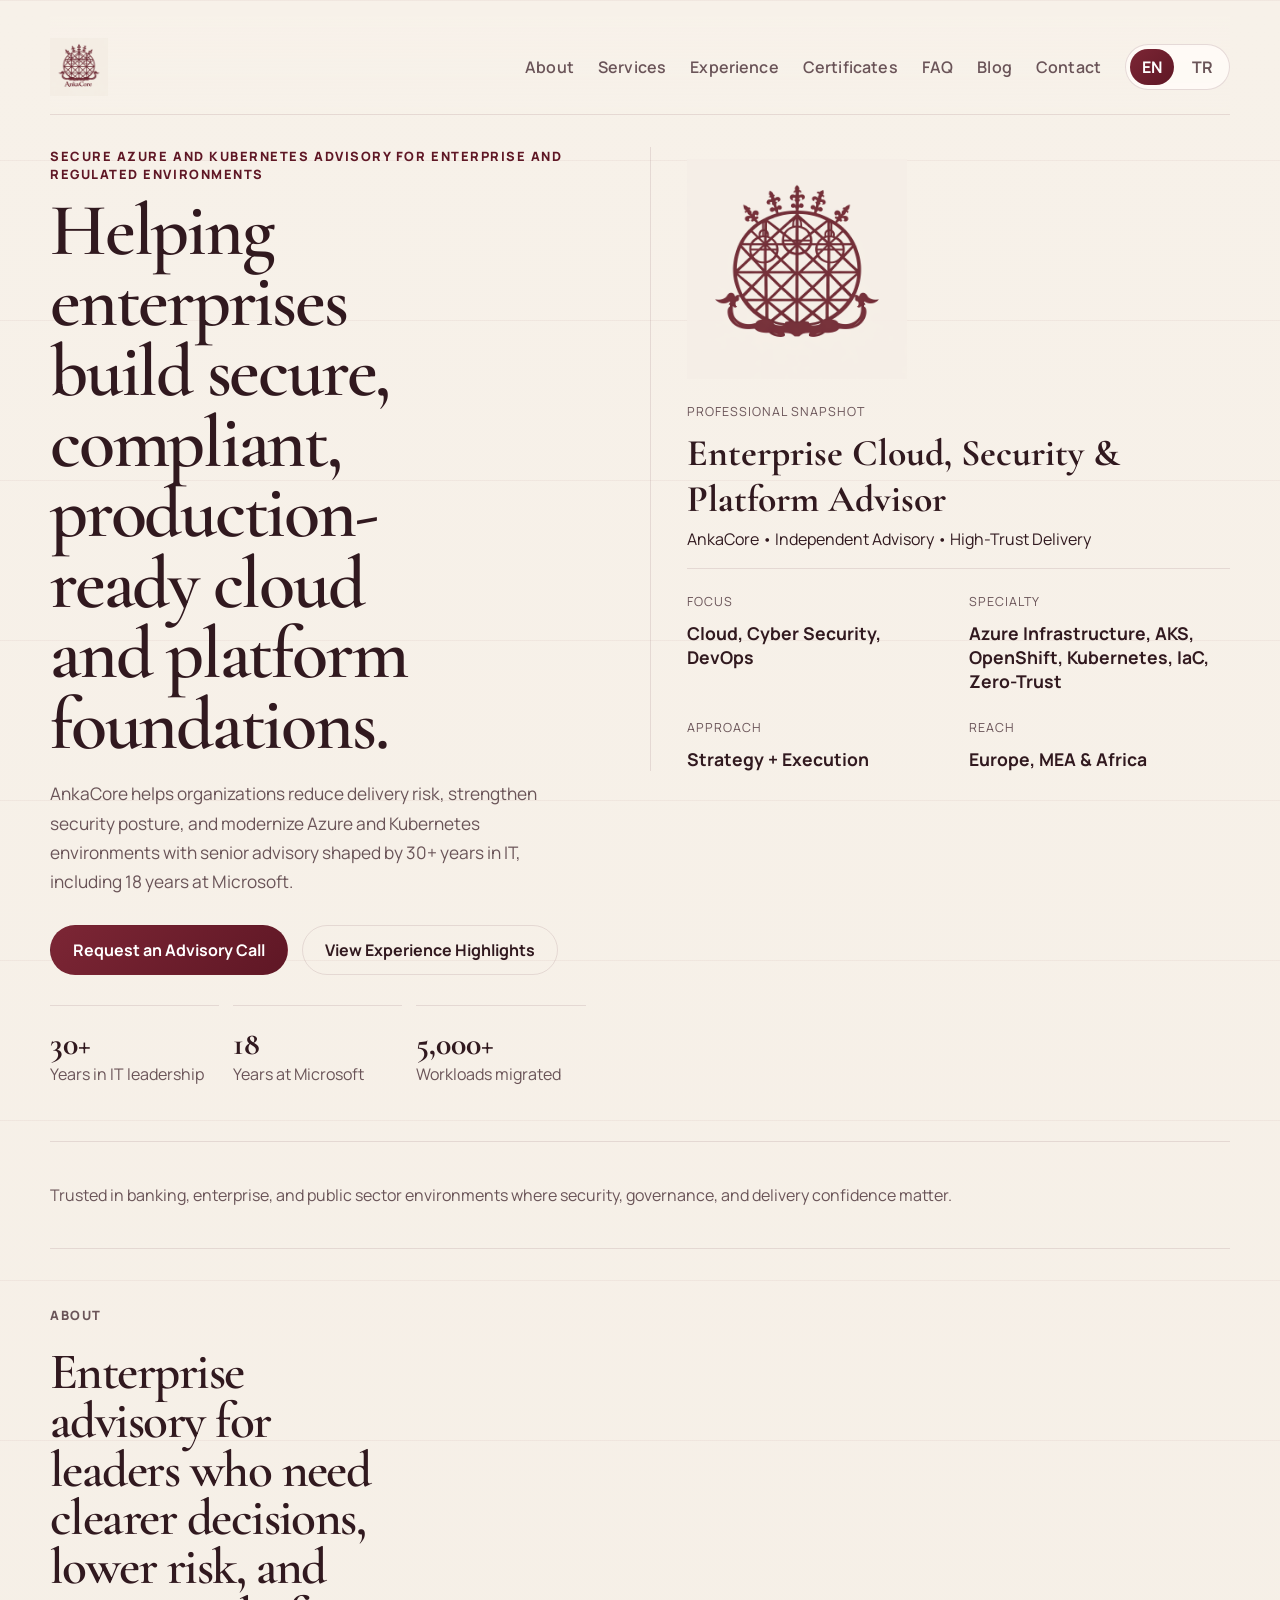
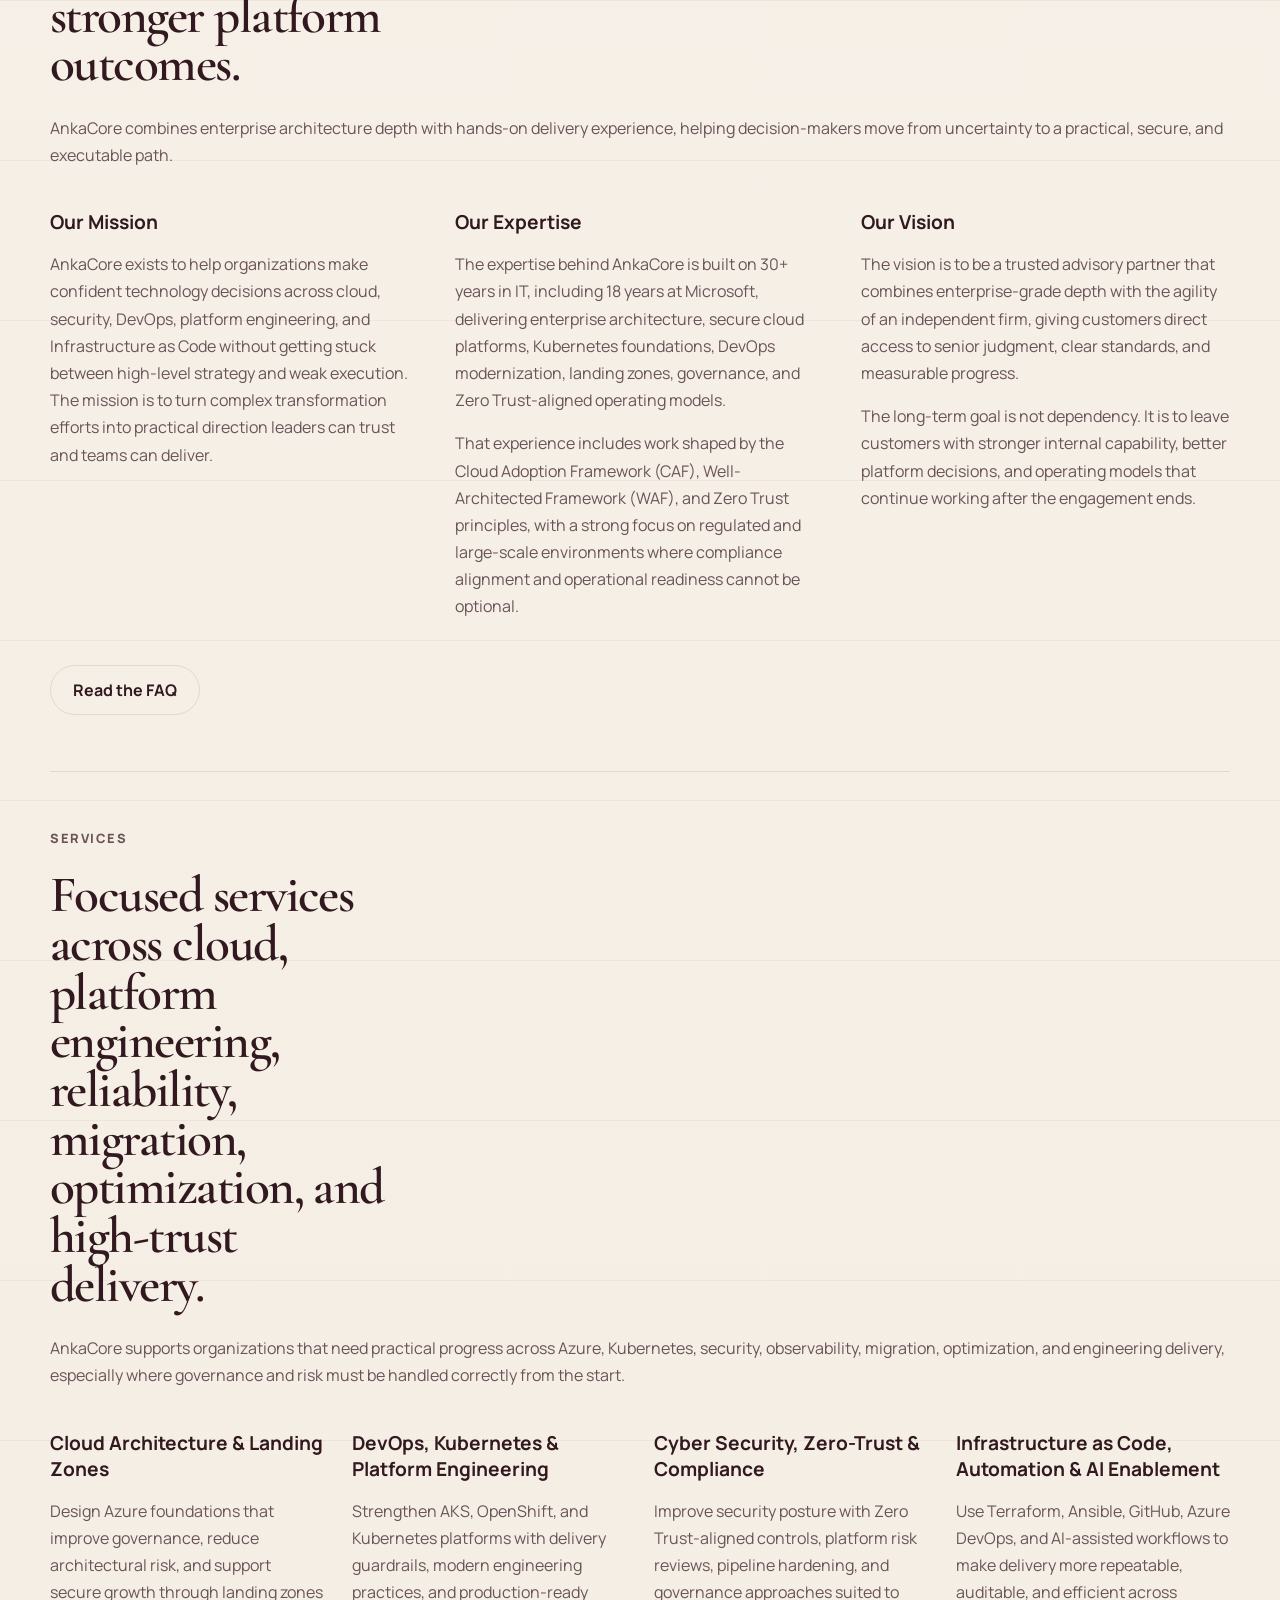
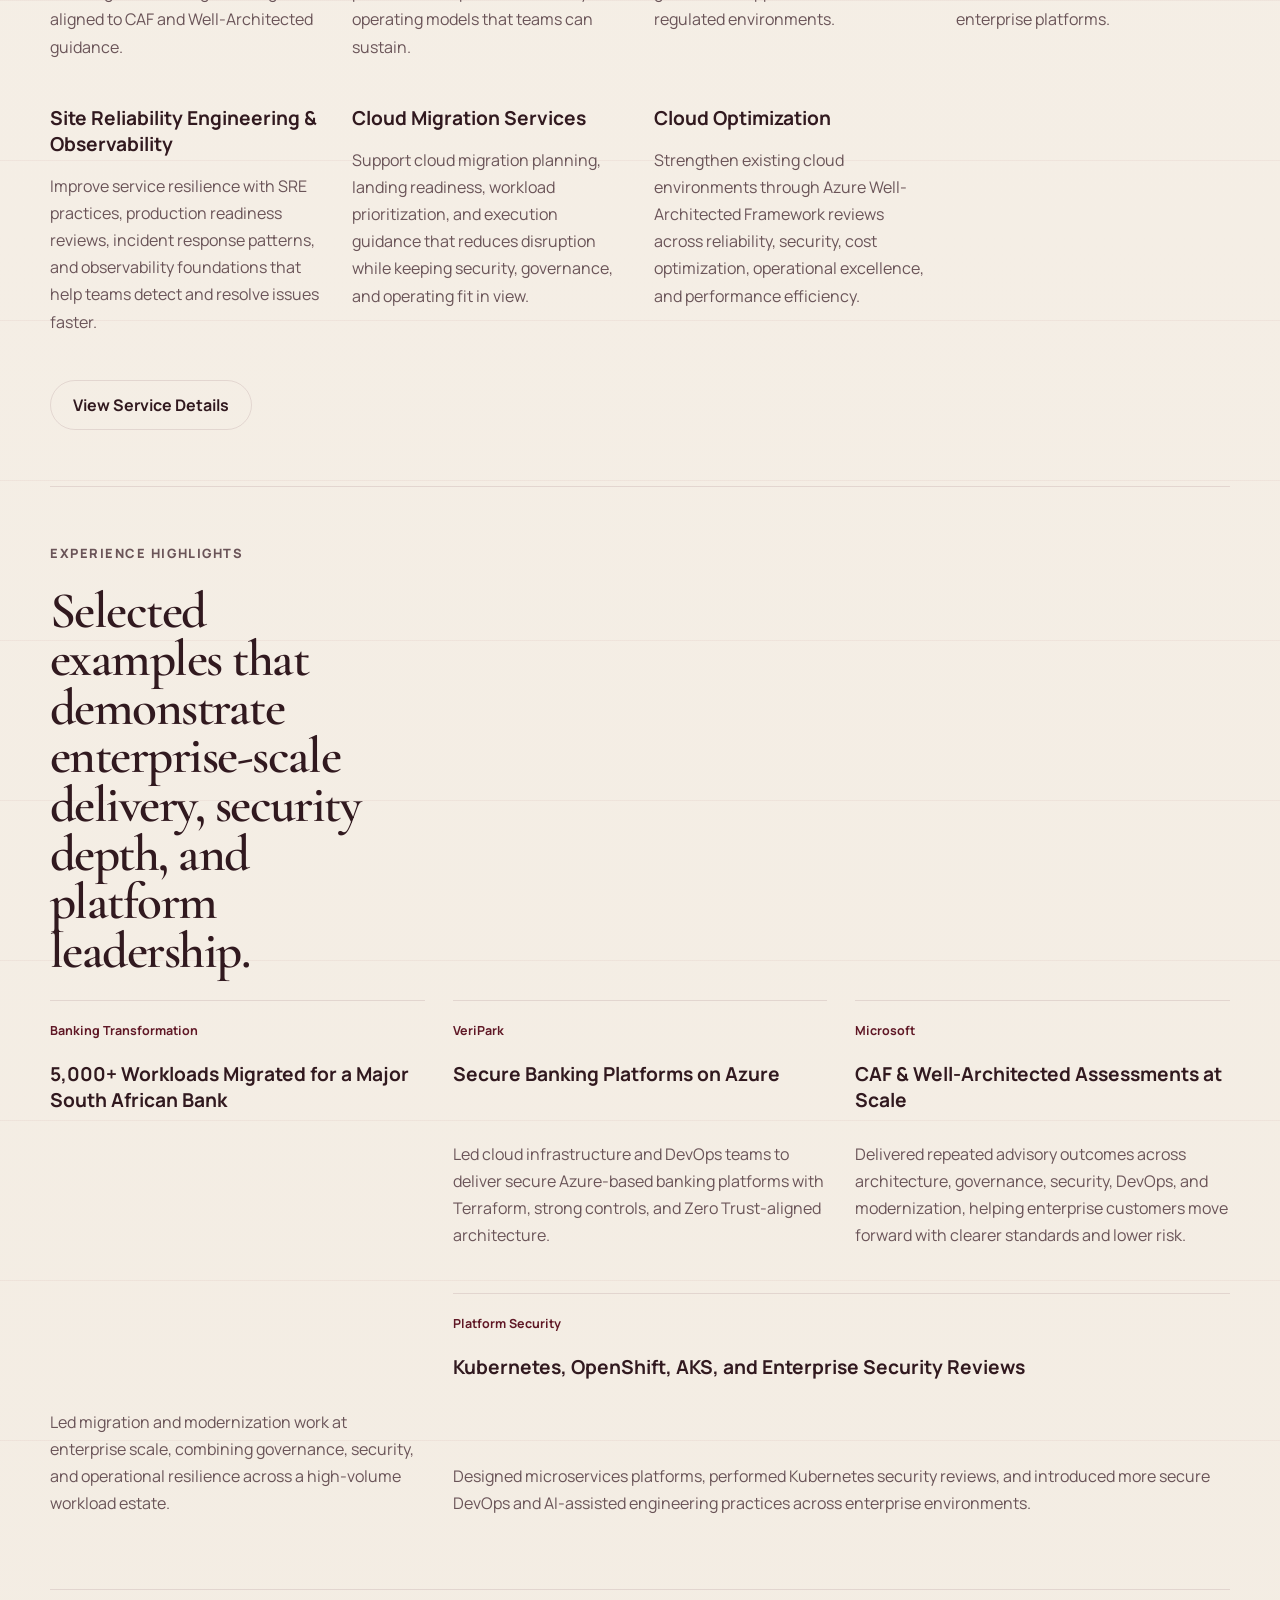
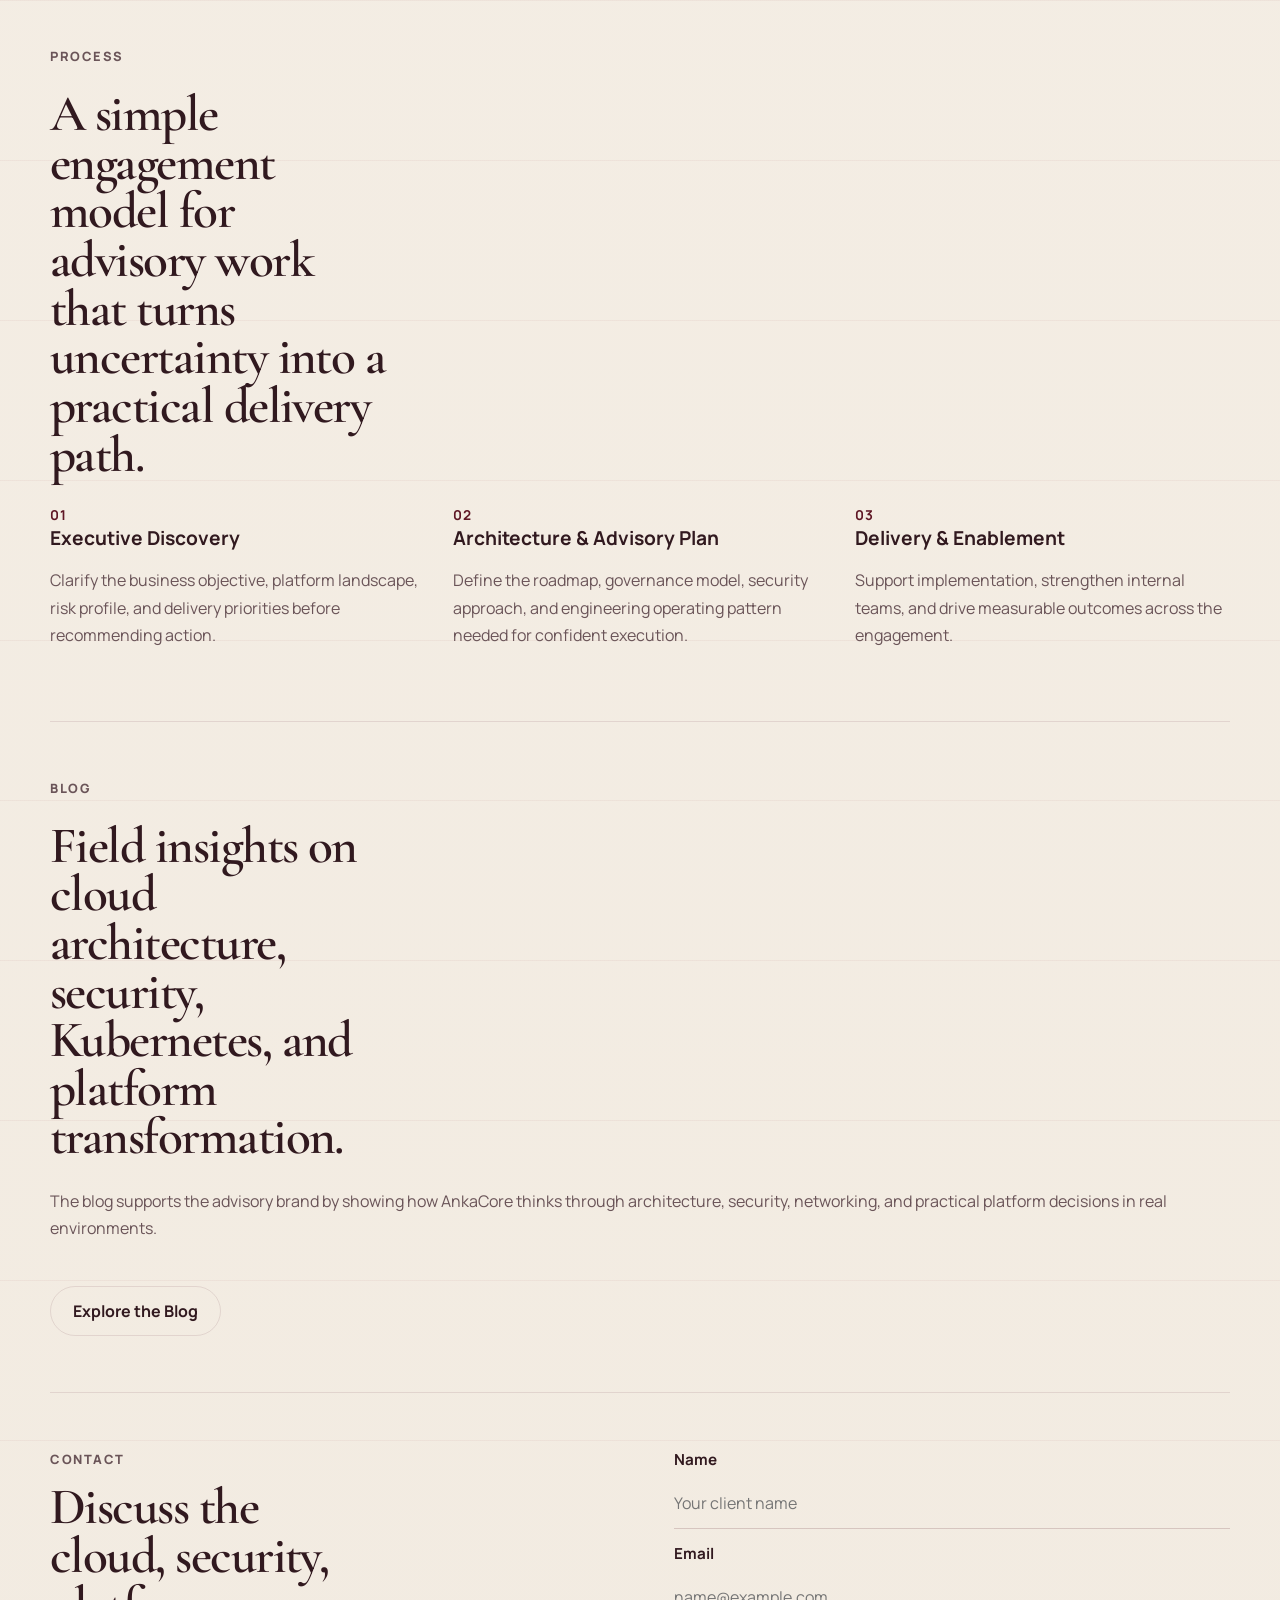
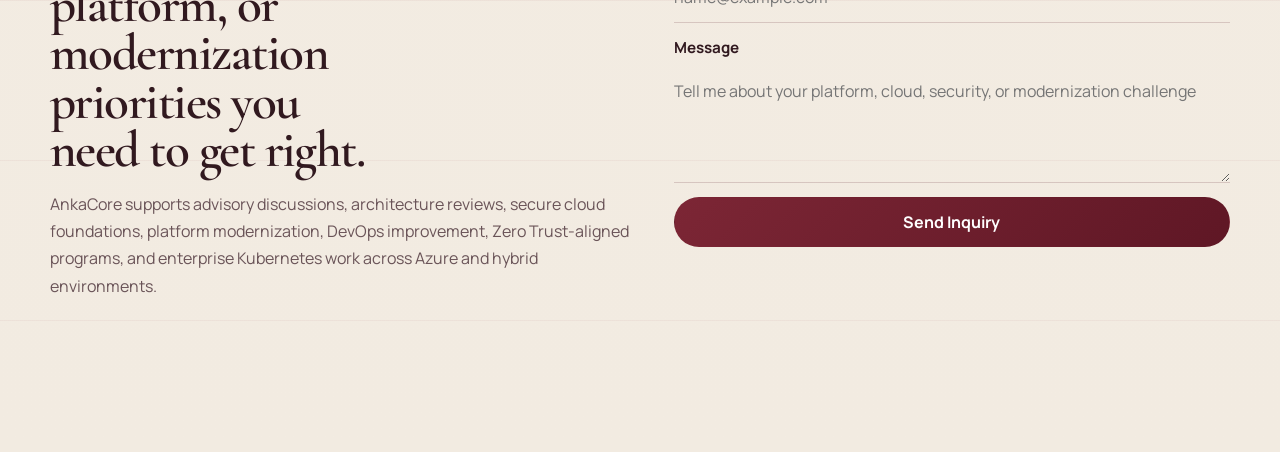
<file: index.html>
<!DOCTYPE html>
<html lang="en">
<head>
  <meta charset="UTF-8">
  <meta name="viewport" content="width=device-width, initial-scale=1.0">
  <title>AnkaCore | Secure Cloud and Platform Advisory</title>
  <meta
    name="description"
    content="AnkaCore provides secure Azure and Kubernetes advisory for enterprises that need stronger cloud foundations, lower risk, and production-ready platform decisions."
  >
  <link rel="preconnect" href="https://fonts.googleapis.com">
  <link rel="preconnect" href="https://fonts.gstatic.com" crossorigin>
  <link
    href="https://fonts.googleapis.com/css2?family=Cormorant+Garamond:wght@500;600;700&family=Manrope:wght@400;500;600;700;800&display=swap"
    rel="stylesheet"
  >
  <link rel="stylesheet" href="styles.css">
</head>
<body>
  <div class="site-shell">
    <header class="topbar">
      <a class="brand" href="#home">
        <img class="brand-logo" src="Ankacore-logowithname.png" alt="AnkaCore logo">
      </a>

      <button class="menu-toggle" type="button" aria-expanded="false" aria-label="Toggle navigation">
        <span></span>
        <span></span>
      </button>

      <nav class="nav">
        <a href="#about" data-i18n="navAbout">About</a>
        <a href="services.html" data-i18n="navServices">Services</a>
        <a href="#portfolio" data-i18n="navExperience">Experience</a>
        <a href="certificates.html" data-i18n="navCertificates">Certificates</a>
        <a href="faq.html" data-i18n="navFaq">FAQ</a>
        <a href="blog.html" data-i18n="navBlog">Blog</a>
        <a href="#contact" data-i18n="navContact">Contact</a>
        <div class="lang-switch" aria-label="Language switcher">
          <button class="lang-button is-active" type="button" data-lang="en">EN</button>
          <button class="lang-button" type="button" data-lang="tr">TR</button>
        </div>
      </nav>
    </header>

    <main id="home">
      <section class="hero reveal">
        <div class="hero-copy">
          <p class="eyebrow" data-i18n="heroEyebrow">Secure Azure and Kubernetes advisory for enterprise and regulated environments</p>
          <h1 data-i18n="heroTitle">Helping enterprises build secure, compliant, production-ready cloud and platform foundations.</h1>
          <p class="hero-text" data-i18n="heroText">
            AnkaCore helps organizations reduce delivery risk, strengthen security posture, and modernize Azure
            and Kubernetes environments with senior advisory shaped by 30+ years in IT, including 18 years at
            Microsoft.
          </p>
          <div class="hero-actions">
            <a class="button primary" href="#contact" data-i18n="heroPrimaryCta">Request an Advisory Call</a>
            <a class="button secondary" href="#portfolio" data-i18n="heroSecondaryCta">View Experience Highlights</a>
          </div>
          <ul class="metrics">
            <li>
              <strong>30+</strong>
              <span data-i18n="metricOne">Years in IT leadership</span>
            </li>
            <li>
              <strong>18</strong>
              <span data-i18n="metricTwo">Years at Microsoft</span>
            </li>
            <li>
              <strong>5,000+</strong>
              <span data-i18n="metricThree">Workloads migrated</span>
            </li>
          </ul>
        </div>

        <div class="hero-card">
          <div class="card-glow"></div>
          <div class="hero-logo-wrap">
            <img class="hero-logo" src="ankacore-logo.png" alt="AnkaCore emblem">
          </div>
          <div class="profile-panel">
            <p data-i18n="snapshotLabel">Professional Snapshot</p>
            <h2 data-i18n="snapshotTitle">Enterprise Cloud, Security & Platform Advisor</h2>
            <span data-i18n="snapshotSubtitle">AnkaCore • Independent Advisory • High-Trust Delivery</span>
          </div>
          <div class="profile-grid">
            <article>
              <span data-i18n="gridOneLabel">Focus</span>
              <strong data-i18n="gridOneValue">Cloud, Cyber Security, DevOps</strong>
            </article>
            <article>
              <span data-i18n="gridTwoLabel">Specialty</span>
              <strong data-i18n="gridTwoValue">AKS, OpenShift, Kubernetes, Zero-Trust</strong>
            </article>
            <article>
              <span data-i18n="gridThreeLabel">Approach</span>
              <strong data-i18n="gridThreeValue">Strategy + Execution</strong>
            </article>
            <article>
              <span data-i18n="gridFourLabel">Reach</span>
              <strong data-i18n="gridFourValue">Europe, MEA & Africa</strong>
            </article>
          </div>
        </div>
      </section>

      <section class="trusted reveal">
        <p data-i18n="trustedText">Trusted in banking, enterprise, and public sector environments where security, governance, and delivery confidence matter.</p>
      </section>

      <section class="about reveal" id="about">
        <div class="section-heading">
          <p class="eyebrow" data-i18n="aboutEyebrow">About</p>
          <h2 data-i18n="aboutTitle">Enterprise advisory for leaders who need clearer decisions, lower risk, and stronger platform outcomes.</h2>
          <p data-i18n="aboutIntro">AnkaCore combines enterprise architecture depth with hands-on delivery experience, helping decision-makers move from uncertainty to a practical, secure, and executable path.</p>
        </div>
        <div class="about-layout">
          <article class="about-card">
            <h3 data-i18n="aboutCardOneTitle">Our Mission</h3>
            <p data-i18n="aboutCardOneText">
              AnkaCore exists to help organizations make confident technology decisions across cloud, security,
              DevOps, platform engineering, and Infrastructure as Code without getting stuck between high-level
              strategy and weak execution. The mission is to turn complex transformation efforts into practical
              direction leaders can trust and teams can deliver.
            </p>
          </article>
          <article class="about-card">
            <h3 data-i18n="aboutCardTwoTitle">Our Expertise</h3>
            <p data-i18n="aboutCardTwoText">
              The expertise behind AnkaCore is built on 30+ years in IT, including 18 years at Microsoft,
              delivering enterprise architecture, secure cloud platforms, Kubernetes foundations, DevOps
              modernization, landing zones, governance, and Zero Trust-aligned operating models.
            </p>
            <p data-i18n="aboutCardTwoTextTwo">
              That experience includes work shaped by the Cloud Adoption Framework (CAF), Well-Architected
              Framework (WAF), and Zero Trust principles, with a strong focus on regulated and large-scale
              environments where compliance alignment and operational readiness cannot be optional.
            </p>
          </article>
          <article class="about-card accent">
            <h3 data-i18n="aboutCardThreeTitle">Our Vision</h3>
            <p data-i18n="aboutCardThreeText">
              The vision is to be a trusted advisory partner that combines enterprise-grade depth with the
              agility of an independent firm, giving customers direct access to senior judgment, clear
              standards, and measurable progress.
            </p>
            <p data-i18n="aboutCardThreeTextTwo">
              The long-term goal is not dependency. It is to leave customers with stronger internal capability,
              better platform decisions, and operating models that continue working after the engagement ends.
            </p>
          </article>
        </div>
        <div class="section-actions">
          <a class="button secondary" href="faq.html" data-i18n="aboutFaqCta">Read the FAQ</a>
        </div>
      </section>

      <section class="services reveal" id="services">
        <div class="section-heading">
          <p class="eyebrow" data-i18n="servicesEyebrow">Services</p>
          <h2 data-i18n="servicesTitle">Advisory and delivery services across enterprise cloud, DevOps, Cyber Security, and Kubernetes platforms.</h2>
          <p data-i18n="servicesIntro">A focused overview lives on the homepage, while the dedicated Services page explains how engagements are structured, where the strongest value is created, and what outcomes clients can expect.</p>
        </div>
        <div class="service-grid">
          <article class="service-card">
            <h3 data-i18n="serviceOneTitle">Cloud Architecture & Landing Zones</h3>
            <p data-i18n="serviceOneText">Enterprise-scale Azure architecture, governance, networking, and landing zone design aligned to CAF and Well-Architected principles.</p>
          </article>
          <article class="service-card">
            <h3 data-i18n="serviceTwoTitle">DevOps, Kubernetes & Platform Engineering</h3>
            <p data-i18n="serviceTwoText">AKS, Azure Red Hat OpenShift, and Kubernetes platforms supported by modern DevOps practices, microservices foundations, security reviews, and production-ready operating models.</p>
          </article>
          <article class="service-card">
            <h3 data-i18n="serviceThreeTitle">Cyber Security, Zero-Trust & Compliance</h3>
            <p data-i18n="serviceThreeText">Cyber security architecture, high-trust enterprise controls, Kubernetes and platform security reviews, pipeline hardening, and governance models for regulated environments.</p>
          </article>
          <article class="service-card">
            <h3 data-i18n="serviceFourTitle">Infrastructure as Code, Automation & AI Enablement</h3>
            <p data-i18n="serviceFourText">Terraform, Ansible, GitHub, Azure DevOps, and AI-assisted engineering workflows to improve delivery speed, governance, and consistency across enterprise platforms.</p>
          </article>
          <article class="service-card">
            <h3 data-i18n="serviceFiveTitle">Site Reliability Engineering & Observability</h3>
            <p data-i18n="serviceFiveText">Improve service resilience with SRE practices, production readiness reviews, incident response patterns, and observability foundations that help teams detect and resolve issues faster.</p>
          </article>
          <article class="service-card">
            <h3 data-i18n="serviceSixTitle">Cloud Migration Services</h3>
            <p data-i18n="serviceSixText">Support cloud migration planning, landing readiness, workload prioritization, and execution guidance that reduces disruption while keeping security, governance, and operating fit in view.</p>
          </article>
          <article class="service-card">
            <h3 data-i18n="serviceSevenTitle">Cloud Optimization</h3>
            <p data-i18n="serviceSevenText">Strengthen existing cloud environments through architecture optimization, cost control, performance tuning, security improvement, and operating model refinement.</p>
          </article>
        </div>
        <div class="section-actions">
          <a class="button secondary" href="services.html" data-i18n="servicesPageCta">Explore the Full Services Page</a>
        </div>
      </section>

      <section class="portfolio reveal" id="portfolio">
        <div class="section-heading">
          <p class="eyebrow" data-i18n="portfolioEyebrow">Experience Highlights</p>
          <h2 data-i18n="portfolioTitle">Representative transformation outcomes from executive and enterprise roles.</h2>
        </div>
        <div class="portfolio-grid">
          <article class="portfolio-card tall">
            <span class="tag" data-i18n="portfolioOneTag">Banking Transformation</span>
            <h3 data-i18n="portfolioOneTitle">5,000+ Workloads Migrated for a Major South African Bank</h3>
            <p data-i18n="portfolioOneText">Led large-scale migration and modernization initiatives with governance, security, and operational resilience at enterprise scale.</p>
          </article>
          <article class="portfolio-card">
            <span class="tag">VeriPark</span>
            <h3 data-i18n="portfolioTwoTitle">Secure Banking Platforms on Azure</h3>
            <p data-i18n="portfolioTwoText">Directed Cloud Infrastructure and DevOps teams to design and deploy highly secure banking solutions with Terraform and Zero-Trust architecture.</p>
          </article>
          <article class="portfolio-card">
            <span class="tag">Microsoft</span>
            <h3 data-i18n="portfolioThreeTitle">CAF & Well-Architected Assessments at Scale</h3>
            <p data-i18n="portfolioThreeText">Delivered 3 to 4 enterprise projects weekly across architecture, governance, Cyber Security, DevOps, and modernization engagements.</p>
          </article>
          <article class="portfolio-card wide">
            <span class="tag" data-i18n="portfolioFourTag">Platform Security</span>
            <h3 data-i18n="portfolioFourTitle">Kubernetes, OpenShift, AKS, and Enterprise Security Reviews</h3>
            <p data-i18n="portfolioFourText">
              Designed microservices platforms, performed Kubernetes security audits, and introduced secure DevOps and AI-assisted engineering practices across enterprise environments.
            </p>
          </article>
        </div>
      </section>

      <section class="process reveal">
        <div class="section-heading">
          <p class="eyebrow" data-i18n="processEyebrow">Process</p>
          <h2 data-i18n="processTitle">A simple engagement model for executive advisory and transformation delivery.</h2>
        </div>
        <div class="process-list">
          <article>
            <strong>01</strong>
            <h3 data-i18n="processOneTitle">Executive Discovery</h3>
            <p data-i18n="processOneText">Clarify the business objective, platform landscape, risk profile, and delivery priorities.</p>
          </article>
          <article>
            <strong>02</strong>
            <h3 data-i18n="processTwoTitle">Architecture & Advisory Plan</h3>
            <p data-i18n="processTwoText">Define the roadmap, governance model, security approach, and engineering operating pattern.</p>
          </article>
          <article>
            <strong>03</strong>
            <h3 data-i18n="processThreeTitle">Delivery & Enablement</h3>
            <p data-i18n="processThreeText">Support implementation, uplift internal teams, and drive measurable outcomes across the engagement.</p>
          </article>
        </div>
      </section>

      <section class="blog reveal" id="blog">
        <div class="section-heading">
          <p class="eyebrow" data-i18n="blogEyebrow">Blog</p>
          <h2 data-i18n="blogTitle">Insights on cloud, security, Kubernetes, architecture, and transformation leadership.</h2>
          <p data-i18n="blogIntro">The blog now lives on a separate page, giving more room for insights, architecture notes, security perspectives, and transformation lessons that support the AnkaCore advisory brand.</p>
        </div>
        <div class="section-actions">
          <a class="button secondary" href="blog.html" data-i18n="blogPageCta">Explore the Blog</a>
        </div>
      </section>

      <section class="contact reveal" id="contact">
        <div class="contact-panel">
          <div>
            <p class="eyebrow" data-i18n="contactEyebrow">Contact</p>
            <h2 data-i18n="contactTitle">Discuss enterprise cloud, DevOps, Cyber Security, Kubernetes, or modernization priorities.</h2>
            <p data-i18n="contactText">
              Available for advisory, architecture leadership, enterprise cloud transformation, DevOps modernization, Cyber Security strategy, Kubernetes and OpenShift platform work, Zero-Trust programs, and executive-level consulting engagements delivered through AnkaCore.
            </p>
          </div>
          <form
            class="contact-form"
            action="https://formspree.io/f/mwvwyrkj"
            method="POST"
          >
            <input type="hidden" name="_subject" value="New AnkaCore inquiry">
            <label>
              <span data-i18n="nameLabel">Name</span>
              <input type="text" name="name" placeholder="Your client name" data-i18n-placeholder="namePlaceholder" required>
            </label>
            <label>
              <span data-i18n="emailLabel">Email</span>
              <input type="email" name="email" placeholder="name@example.com" data-i18n-placeholder="emailPlaceholder" required>
            </label>
            <label>
              <span data-i18n="messageLabel">Message</span>
              <textarea name="message" rows="4" placeholder="Tell me about your cloud, security, platform, or transformation needs" data-i18n-placeholder="messagePlaceholder" required></textarea>
            </label>
            <button class="button primary" type="submit" data-i18n="contactButton">Send Inquiry</button>
          </form>
        </div>
      </section>
    </main>
  </div>

  <script src="script.js"></script>
</body>
</html>
</file>
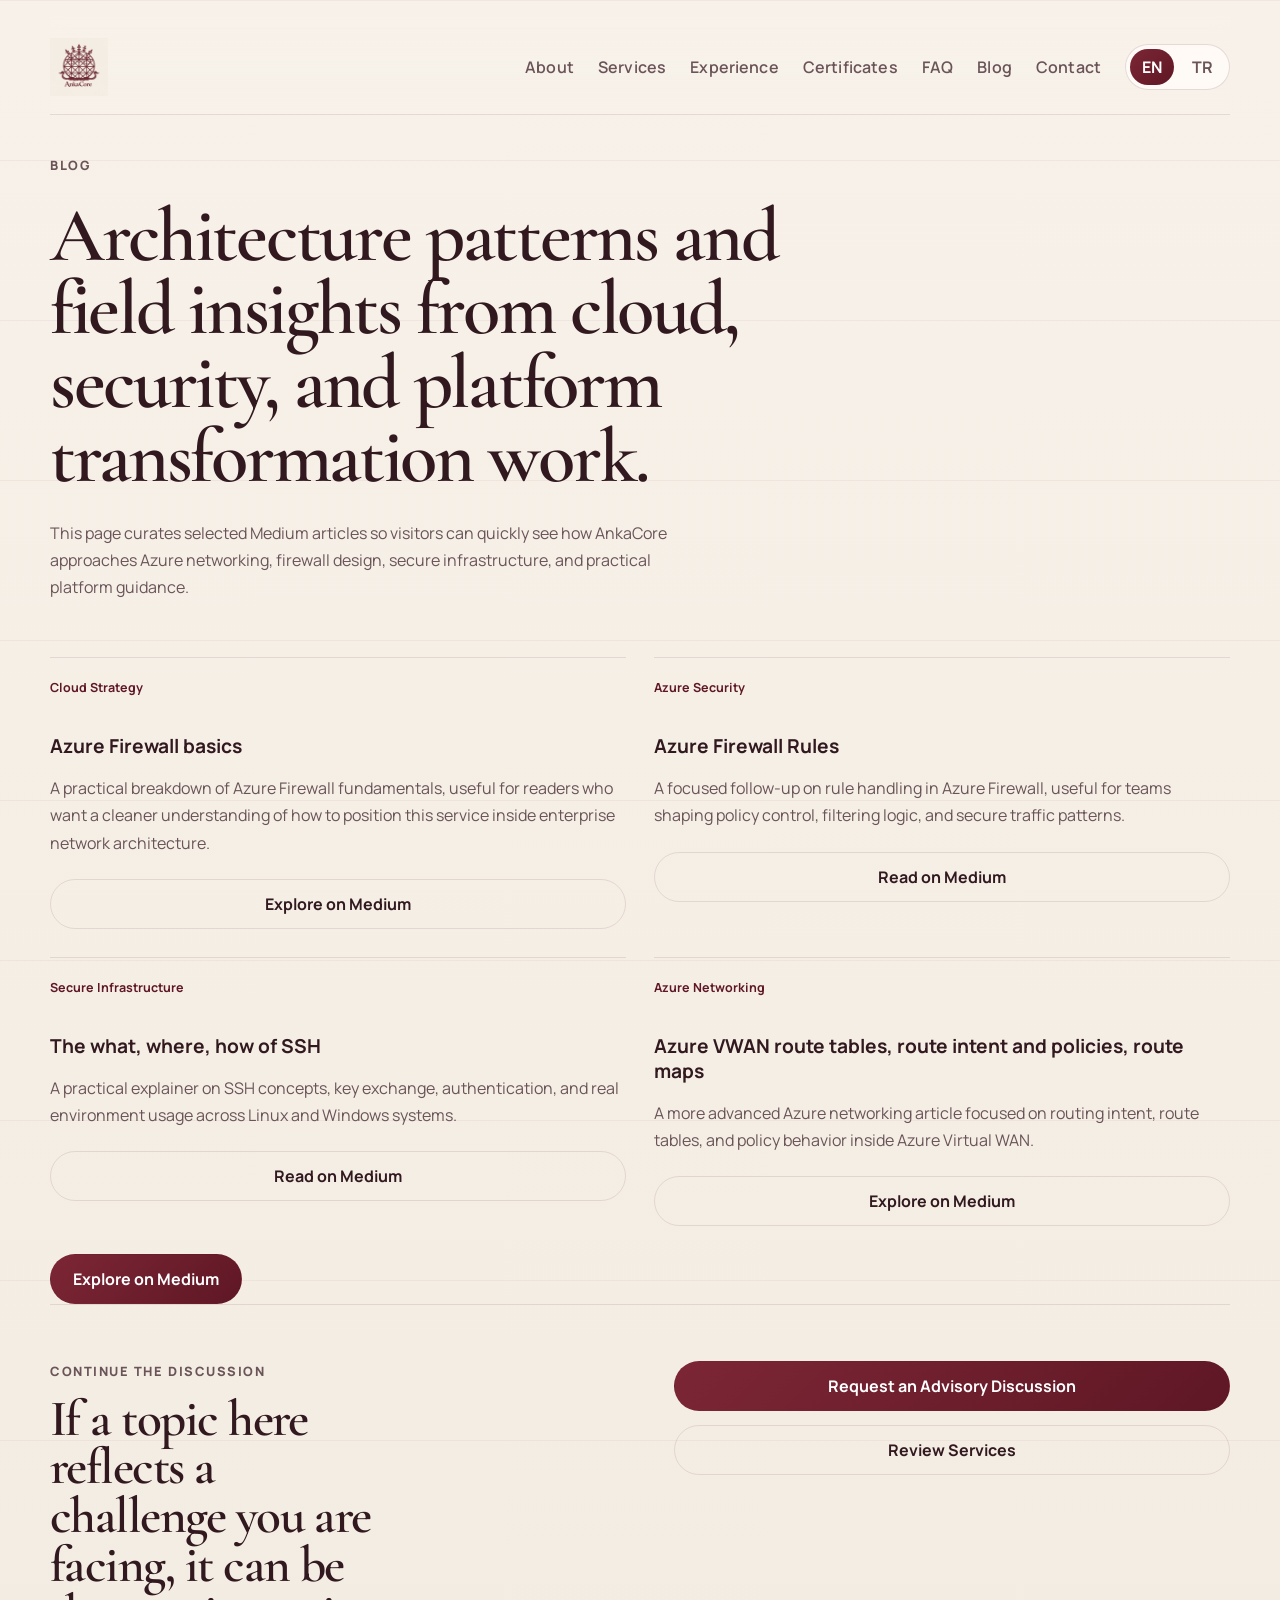
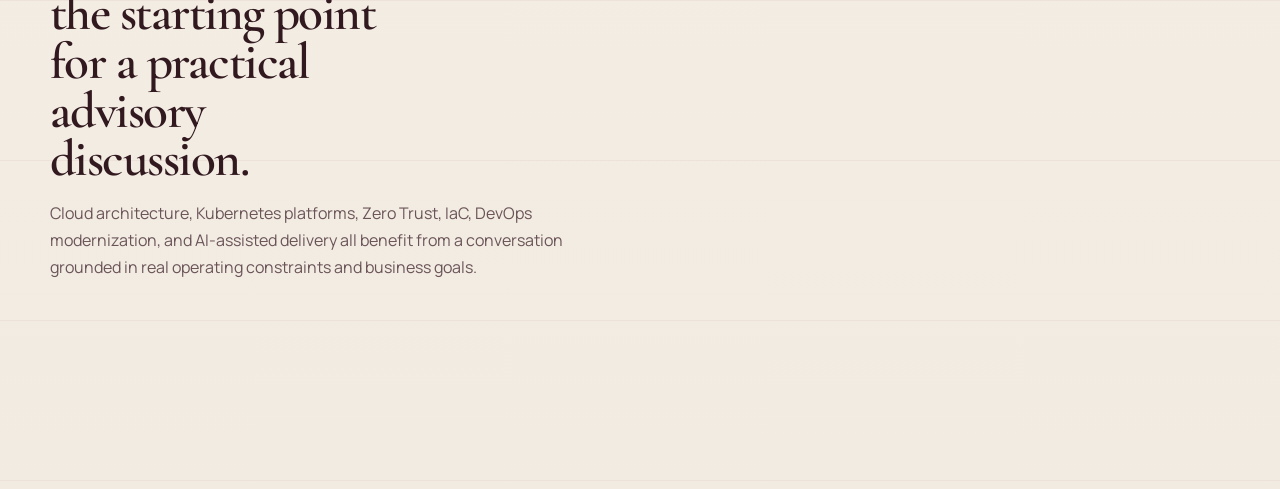
<file: blog.html>
<!DOCTYPE html>
<html lang="en">
<head>
  <meta charset="UTF-8">
  <meta name="viewport" content="width=device-width, initial-scale=1.0">
  <title>AnkaCore Blog | Cloud, Security, and Platform Insights</title>
  <meta
    name="description"
    content="Selected AnkaCore insights on Azure, security, networking, Kubernetes, and platform transformation."
  >
  <link rel="preconnect" href="https://fonts.googleapis.com">
  <link rel="preconnect" href="https://fonts.gstatic.com" crossorigin>
  <link
    href="https://fonts.googleapis.com/css2?family=Cormorant+Garamond:wght@500;600;700&family=Manrope:wght@400;500;600;700;800&display=swap"
    rel="stylesheet"
  >
  <link rel="stylesheet" href="styles.css">
</head>
<body>
  <div class="site-shell">
    <header class="topbar">
      <a class="brand" href="index.html#home">
        <img class="brand-logo" src="Ankacore-logowithname.png" alt="AnkaCore logo">
      </a>

      <button class="menu-toggle" type="button" aria-expanded="false" aria-label="Toggle navigation">
        <span></span>
        <span></span>
      </button>

      <nav class="nav">
        <a href="index.html#about" data-i18n="navAbout">About</a>
        <a href="services.html" data-i18n="navServices">Services</a>
        <a href="index.html#portfolio" data-i18n="navExperience">Experience</a>
        <a href="certificates.html" data-i18n="navCertificates">Certificates</a>
        <a href="faq.html" data-i18n="navFaq">FAQ</a>
        <a href="blog.html" data-i18n="navBlog">Blog</a>
        <a href="index.html#contact" data-i18n="navContact">Contact</a>
        <div class="lang-switch" aria-label="Language switcher">
          <button class="lang-button is-active" type="button" data-lang="en">EN</button>
          <button class="lang-button" type="button" data-lang="tr">TR</button>
        </div>
      </nav>
    </header>

    <main>
      <section class="blog-page reveal">
        <div class="section-heading blog-page-heading">
          <p class="eyebrow" data-i18n="blogPageEyebrow">Blog</p>
          <h1 class="blog-page-title" data-i18n="blogPageTitle">Ideas, architecture patterns, and field insights from cloud, security, and platform transformation work.</h1>
          <p class="blog-page-text" data-i18n="blogPageText">This page now acts as a curated showcase of selected Medium articles, helping visitors explore your thinking through topics like Azure networking, firewall design, secure infrastructure, and practical platform guidance.</p>
        </div>

        <div class="blog-grid">
          <article class="blog-card">
            <span class="tag" data-i18n="blogOneTag">Cloud Strategy</span>
            <h3 data-i18n="blogOneTitle">Designing landing zones that support governance without slowing delivery</h3>
            <p data-i18n="blogOneText">A practical breakdown of Azure Firewall fundamentals, useful for readers who want a cleaner understanding of how to position this service inside enterprise network architecture.</p>
            <a class="button secondary" href="https://medium.com/@gultekin.butun" target="_blank" rel="noreferrer" data-i18n="blogProfileCta">Explore on Medium</a>
          </article>
          <article class="blog-card">
            <span class="tag" data-i18n="blogTwoTag">Azure Security</span>
            <h3 data-i18n="blogTwoTitle">Azure Firewall Rules</h3>
            <p data-i18n="blogTwoText">A focused follow-up on rule handling in Azure Firewall, useful for teams shaping policy control, filtering logic, and secure traffic patterns.</p>
            <a class="button secondary" href="https://medium.com/@gultekin.butun/azure-firewall-rules-1fd6f5e8f1b0" target="_blank" rel="noreferrer" data-i18n="blogReadCta">Read on Medium</a>
          </article>
          <article class="blog-card">
            <span class="tag" data-i18n="blogThreeTag">Secure Infrastructure</span>
            <h3 data-i18n="blogThreeTitle">The what, where, how of SSH</h3>
            <p data-i18n="blogThreeText">A practical explainer on SSH concepts, key exchange, authentication, and real environment usage across Linux and Windows systems.</p>
            <a class="button secondary" href="https://medium.com/@gultekin.butun/the-what-where-how-of-ssh-a2a9b9d0156c" target="_blank" rel="noreferrer" data-i18n="blogReadCta">Read on Medium</a>
          </article>
          <article class="blog-card">
            <span class="tag" data-i18n="blogFourTag">Azure Networking</span>
            <h3 data-i18n="blogFourTitle">Azure VWAN route tables, route intent and policies, route maps</h3>
            <p data-i18n="blogFourText">A more advanced Azure networking article focused on routing intent, route tables, and policy behavior inside Azure Virtual WAN.</p>
            <a class="button secondary" href="https://medium.com/@gultekin.butun" target="_blank" rel="noreferrer" data-i18n="blogProfileCta">Explore on Medium</a>
          </article>
        </div>

        <div class="section-actions">
          <a class="button primary" href="https://medium.com/@gultekin.butun" target="_blank" rel="noreferrer" data-i18n="blogProfileCta">Explore on Medium</a>
        </div>

        <section class="contact reveal">
          <div class="contact-panel">
            <div>
              <p class="eyebrow" data-i18n="blogCtaEyebrow">Continue the Discussion</p>
              <h2 data-i18n="blogCtaTitle">If a topic here reflects a challenge you are facing, that can be the starting point for a practical advisory conversation.</h2>
              <p data-i18n="blogCtaText">Cloud architecture, Kubernetes platforms, Zero-Trust, IaC, DevOps modernization, and AI-enabled delivery are all stronger when the discussion is grounded in real operating constraints and business goals.</p>
            </div>
            <div class="services-page-actions">
              <a class="button primary" href="index.html#contact" data-i18n="blogCtaPrimary">Request an Advisory Discussion</a>
              <a class="button secondary" href="services.html" data-i18n="blogCtaSecondary">Review Services</a>
            </div>
          </div>
        </section>
      </section>
    </main>
  </div>

  <script src="script.js"></script>
</body>
</html>
</file>
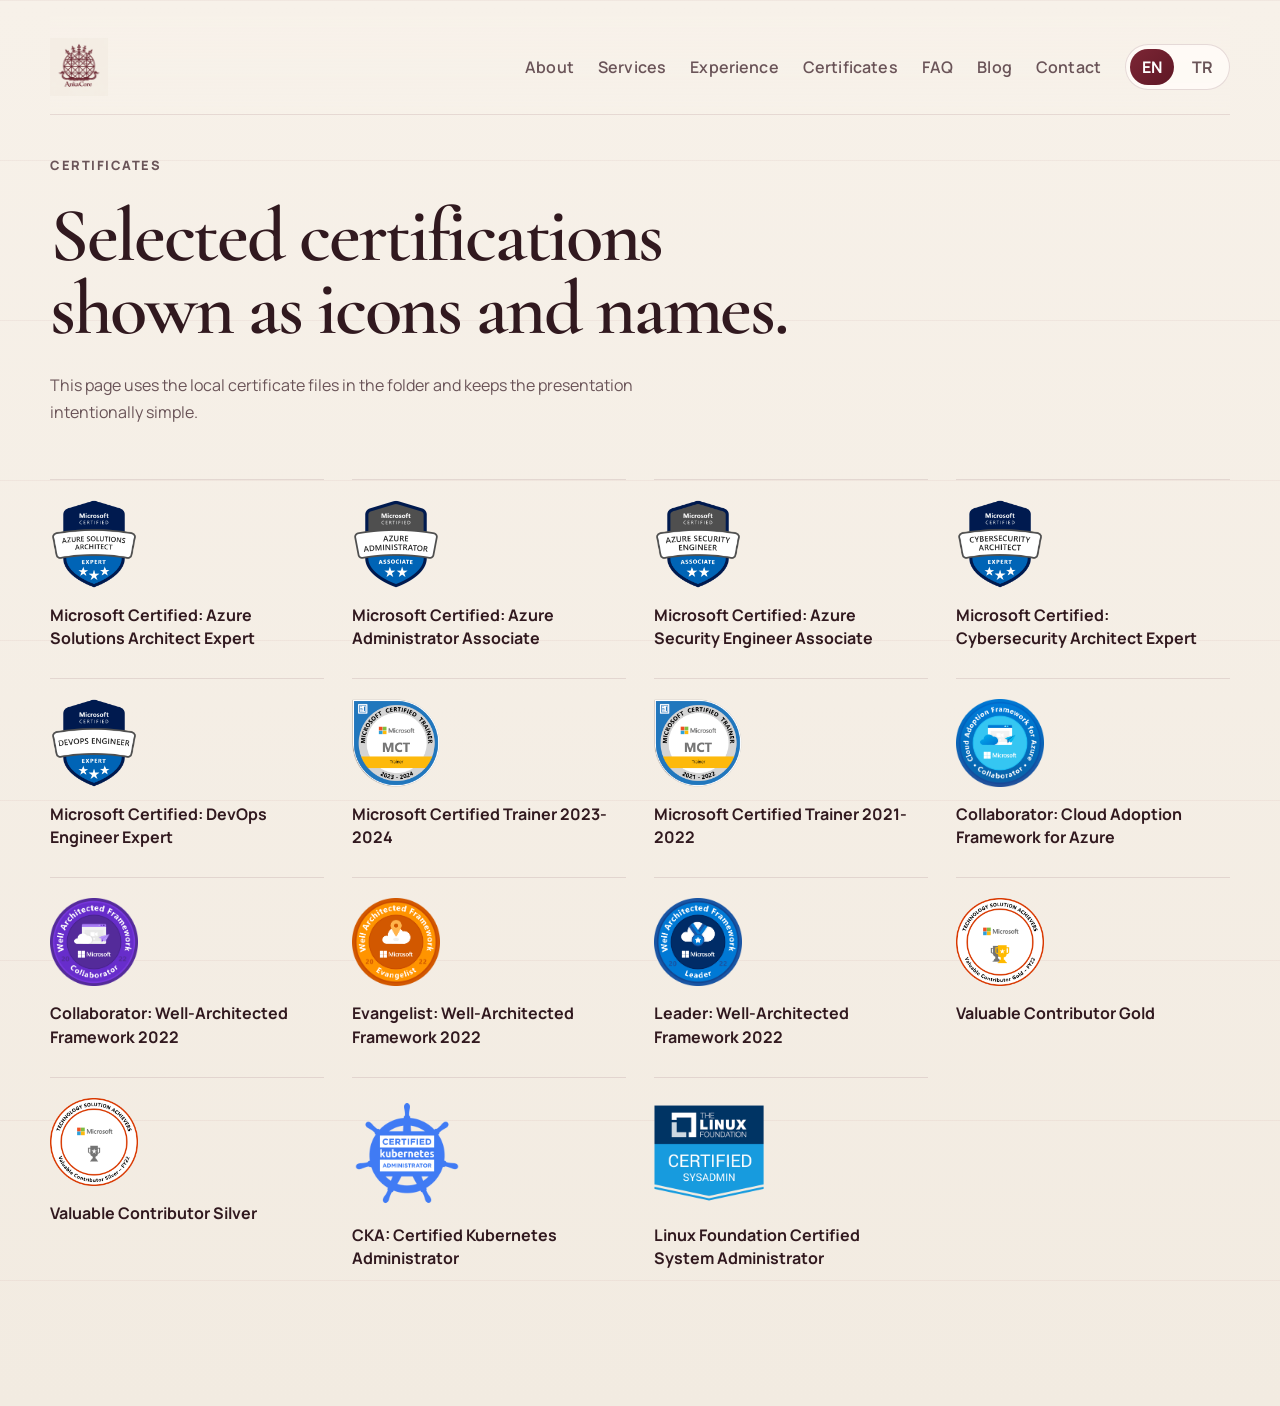
<file: certificates.html>
<!DOCTYPE html>
<html lang="en">
<head>
  <meta charset="UTF-8">
  <meta name="viewport" content="width=device-width, initial-scale=1.0">
  <title>AnkaCore Certificates</title>
  <meta
    name="description"
    content="Active certifications for AnkaCore across Microsoft cloud, DevOps, Cyber Security, networking, and Kubernetes."
  >
  <link rel="preconnect" href="https://fonts.googleapis.com">
  <link rel="preconnect" href="https://fonts.gstatic.com" crossorigin>
  <link
    href="https://fonts.googleapis.com/css2?family=Cormorant+Garamond:wght@500;600;700&family=Manrope:wght@400;500;600;700;800&display=swap"
    rel="stylesheet"
  >
  <link rel="stylesheet" href="styles.css">
</head>
<body>
  <div class="site-shell">
    <header class="topbar">
      <a class="brand" href="index.html#home">
        <img class="brand-logo" src="Ankacore-logowithname.png" alt="AnkaCore logo">
      </a>

      <button class="menu-toggle" type="button" aria-expanded="false" aria-label="Toggle navigation">
        <span></span>
        <span></span>
      </button>

      <nav class="nav">
        <a href="index.html#about" data-i18n="navAbout">About</a>
        <a href="services.html" data-i18n="navServices">Services</a>
        <a href="index.html#portfolio" data-i18n="navExperience">Experience</a>
        <a href="certificates.html" data-i18n="navCertificates">Certificates</a>
        <a href="faq.html" data-i18n="navFaq">FAQ</a>
        <a href="blog.html" data-i18n="navBlog">Blog</a>
        <a href="index.html#contact" data-i18n="navContact">Contact</a>
        <div class="lang-switch" aria-label="Language switcher">
          <button class="lang-button is-active" type="button" data-lang="en">EN</button>
          <button class="lang-button" type="button" data-lang="tr">TR</button>
        </div>
      </nav>
    </header>

    <main>
      <section class="cert-page reveal">
        <div class="section-heading cert-page-heading">
          <p class="eyebrow" data-i18n="certPageEyebrow">Certificates</p>
          <h1 class="cert-page-title" data-i18n="certPageTitle">Selected certifications shown as icons and names.</h1>
          <p class="cert-page-text" data-i18n="certPageText">This page uses the local certificate files in the folder and keeps the presentation intentionally simple.</p>
        </div>

        <div class="cert-icon-grid">
          <article class="cert-image-card">
            <img class="cert-badge" src="badges-certificates/microsoft-certified-azure-solutions-architect-expert.1.png" alt="Microsoft Certified: Azure Solutions Architect Expert badge" loading="lazy">
            <h3>Microsoft Certified: Azure Solutions Architect Expert</h3>
          </article>
          <article class="cert-image-card">
            <img class="cert-badge" src="badges-certificates/microsoft-certified-azure-administrator-associate.1.png" alt="Microsoft Certified: Azure Administrator Associate badge" loading="lazy">
            <h3>Microsoft Certified: Azure Administrator Associate</h3>
          </article>
          <article class="cert-image-card">
            <img class="cert-badge" src="badges-certificates/microsoft-certified-azure-security-engineer-associate.png" alt="Microsoft Certified: Azure Security Engineer Associate badge" loading="lazy">
            <h3>Microsoft Certified: Azure Security Engineer Associate</h3>
          </article>
          <article class="cert-image-card">
            <img class="cert-badge" src="badges-certificates/microsoft-certified-cybersecurity-architect-expert.png" alt="Microsoft Certified: Cybersecurity Architect Expert badge" loading="lazy">
            <h3>Microsoft Certified: Cybersecurity Architect Expert</h3>
          </article>
          <article class="cert-image-card">
            <img class="cert-badge" src="badges-certificates/microsoft-certified-devops-engineer-expert.png" alt="Microsoft Certified: DevOps Engineer Expert badge" loading="lazy">
            <h3>Microsoft Certified: DevOps Engineer Expert</h3>
          </article>
          <article class="cert-image-card">
            <img class="cert-badge" src="badges-certificates/microsoft-certified-trainer-2023-2024.png" alt="Microsoft Certified Trainer 2023-2024 badge" loading="lazy">
            <h3>Microsoft Certified Trainer 2023-2024</h3>
          </article>
          <article class="cert-image-card">
            <img class="cert-badge" src="badges-certificates/microsoft-certified-trainer-2021-2022.png" alt="Microsoft Certified Trainer 2021-2022 badge" loading="lazy">
            <h3>Microsoft Certified Trainer 2021-2022</h3>
          </article>
          <article class="cert-image-card">
            <img class="cert-badge" src="badges-certificates/collaborator-cloud-adoption-framework-for-azure.png" alt="Collaborator: Cloud Adoption Framework for Azure badge" loading="lazy">
            <h3>Collaborator: Cloud Adoption Framework for Azure</h3>
          </article>
          <article class="cert-image-card">
            <img class="cert-badge" src="badges-certificates/collaborator-well-architected-framework-2022.png" alt="Collaborator: Well-Architected Framework 2022 badge" loading="lazy">
            <h3>Collaborator: Well-Architected Framework 2022</h3>
          </article>
          <article class="cert-image-card">
            <img class="cert-badge" src="badges-certificates/evangelist-well-architected-framework-2022.png" alt="Evangelist: Well-Architected Framework 2022 badge" loading="lazy">
            <h3>Evangelist: Well-Architected Framework 2022</h3>
          </article>
          <article class="cert-image-card">
            <img class="cert-badge" src="badges-certificates/leader-well-architected-framework-2022.png" alt="Leader: Well-Architected Framework 2022 badge" loading="lazy">
            <h3>Leader: Well-Architected Framework 2022</h3>
          </article>
          <article class="cert-image-card">
            <img class="cert-badge" src="badges-certificates/valuable-contributor-gold.24.png" alt="Valuable Contributor Gold badge" loading="lazy">
            <h3>Valuable Contributor Gold</h3>
          </article>
          <article class="cert-image-card">
            <img class="cert-badge" src="badges-certificates/valuable-contributor-silver.32.png" alt="Valuable Contributor Silver badge" loading="lazy">
            <h3>Valuable Contributor Silver</h3>
          </article>
          <article class="cert-image-card">
            <img class="cert-badge cert-badge--linux" src="badges-certificates/cka-certified-kubernetes-administrator.png" alt="Certified Kubernetes Administrator badge" loading="lazy">
            <h3>CKA: Certified Kubernetes Administrator</h3>
          </article>
          <article class="cert-image-card">
            <img class="cert-badge cert-badge--linux" src="badges-certificates/lfcs-linux-foundation-certified-systems-administrator.2.png" alt="Linux Foundation Certified System Administrator badge" loading="lazy">
            <h3>Linux Foundation Certified System Administrator</h3>
          </article>
        </div>
      </section>
    </main>
  </div>

  <script src="script.js"></script>
</body>
</html>
</file>
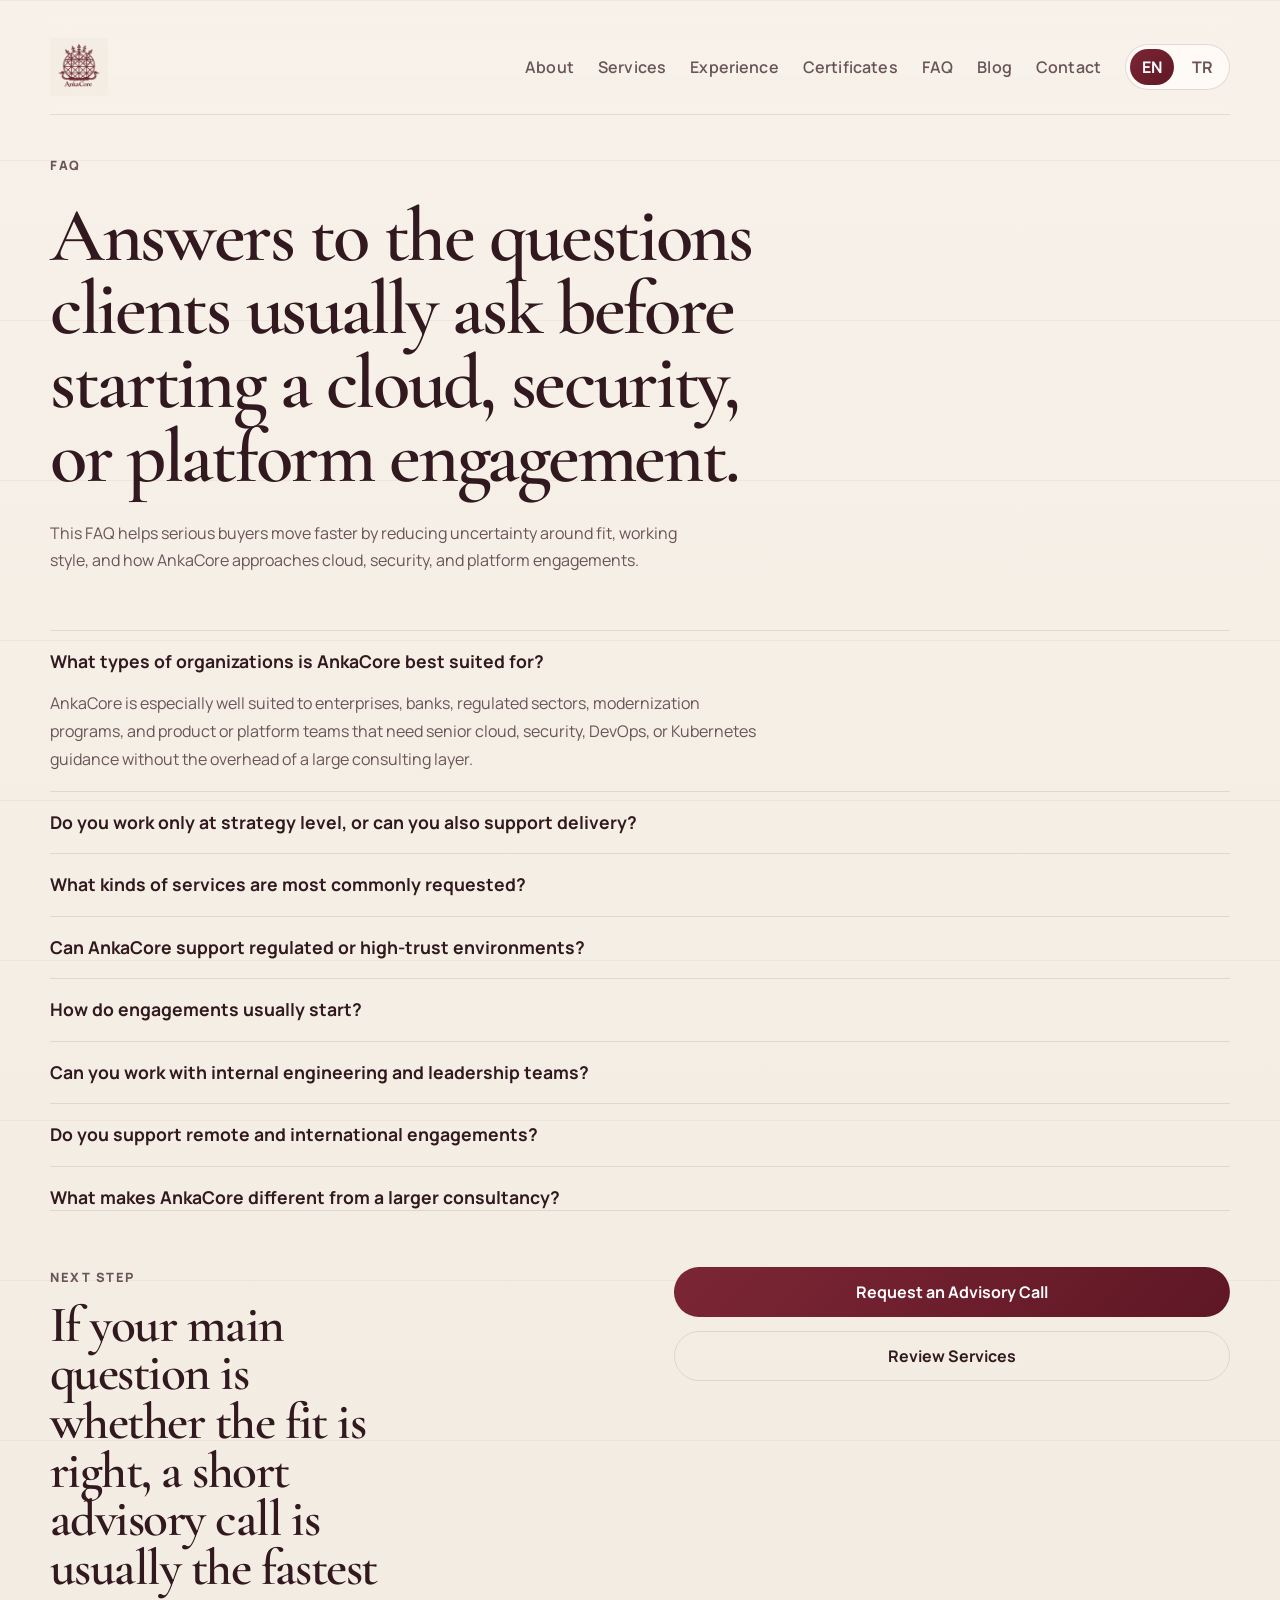
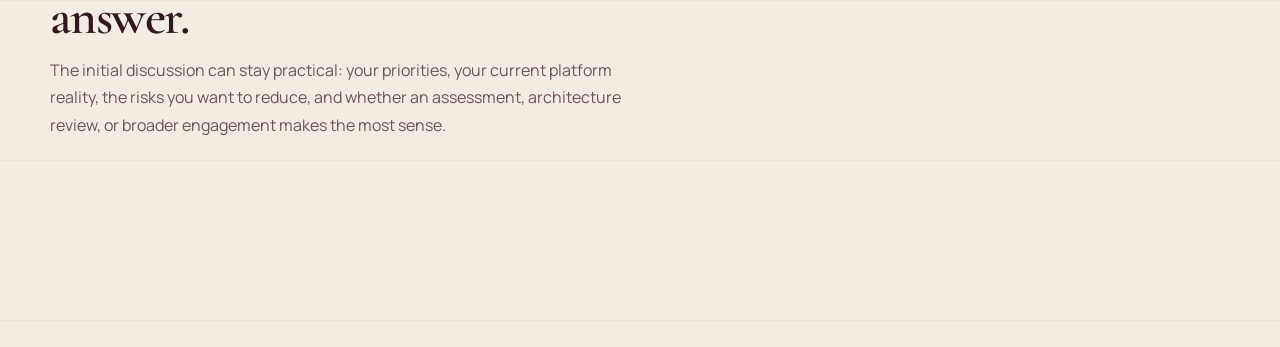
<file: faq.html>
<!DOCTYPE html>
<html lang="en">
<head>
  <meta charset="UTF-8">
  <meta name="viewport" content="width=device-width, initial-scale=1.0">
  <title>AnkaCore FAQ | Advisory, Security, and Platform Engagements</title>
  <meta
    name="description"
    content="Frequently asked questions about AnkaCore cloud, security, Kubernetes, and platform advisory engagements."
  >
  <link rel="preconnect" href="https://fonts.googleapis.com">
  <link rel="preconnect" href="https://fonts.gstatic.com" crossorigin>
  <link
    href="https://fonts.googleapis.com/css2?family=Cormorant+Garamond:wght@500;600;700&family=Manrope:wght@400;500;600;700;800&display=swap"
    rel="stylesheet"
  >
  <link rel="stylesheet" href="styles.css">
</head>
<body>
  <div class="site-shell">
    <header class="topbar">
      <a class="brand" href="index.html#home">
        <img class="brand-logo" src="Ankacore-logowithname.png" alt="AnkaCore logo">
      </a>

      <button class="menu-toggle" type="button" aria-expanded="false" aria-label="Toggle navigation">
        <span></span>
        <span></span>
      </button>

      <nav class="nav">
        <a href="index.html#about" data-i18n="navAbout">About</a>
        <a href="services.html" data-i18n="navServices">Services</a>
        <a href="index.html#portfolio" data-i18n="navExperience">Experience</a>
        <a href="certificates.html" data-i18n="navCertificates">Certificates</a>
        <a href="faq.html" data-i18n="navFaq">FAQ</a>
        <a href="blog.html" data-i18n="navBlog">Blog</a>
        <a href="index.html#contact" data-i18n="navContact">Contact</a>
        <div class="lang-switch" aria-label="Language switcher">
          <button class="lang-button is-active" type="button" data-lang="en">EN</button>
          <button class="lang-button" type="button" data-lang="tr">TR</button>
        </div>
      </nav>
    </header>

    <main>
      <section class="faq-page reveal">
        <div class="section-heading faq-page-heading">
          <p class="eyebrow" data-i18n="faqPageEyebrow">FAQ</p>
          <h1 class="faq-page-title" data-i18n="faqPageTitle">Answers to the questions clients usually ask before starting a cloud, security, or platform engagement.</h1>
          <p class="faq-page-text" data-i18n="faqPageText">A strong FAQ helps serious buyers move faster. It reduces uncertainty around scope, working style, and fit, while reinforcing the level of experience and clarity behind the AnkaCore offer.</p>
        </div>

        <div class="faq-list">
          <details class="faq-item" open>
            <summary data-i18n="faqOneQuestion">What types of organizations is AnkaCore best suited for?</summary>
            <p data-i18n="faqOneAnswer">AnkaCore is especially well suited to enterprises, banks, regulated sectors, modernization programs, and product or platform teams that need senior cloud, security, DevOps, or Kubernetes guidance without the overhead of a large consulting layer.</p>
          </details>

          <details class="faq-item">
            <summary data-i18n="faqTwoQuestion">Do you work only at strategy level, or can you also support delivery?</summary>
            <p data-i18n="faqTwoAnswer">Both. The value of AnkaCore is in connecting executive-level decision-making with practical delivery support. Engagements can include architecture direction, reviews, roadmaps, hands-on advisory, and team enablement.</p>
          </details>

          <details class="faq-item">
            <summary data-i18n="faqThreeQuestion">What kinds of services are most commonly requested?</summary>
            <p data-i18n="faqThreeAnswer">The most common requests are cloud architecture and landing zones, DevOps and platform engineering improvement, Kubernetes and OpenShift guidance, cyber security and Zero-Trust reviews, and automation or IaC standardization.</p>
          </details>

          <details class="faq-item">
            <summary data-i18n="faqFourQuestion">Can AnkaCore support regulated or high-trust environments?</summary>
            <p data-i18n="faqFourAnswer">Yes. The background behind AnkaCore includes work across banking, public sector, and enterprise environments where governance, security posture, resilience, and compliance expectations are high.</p>
          </details>

          <details class="faq-item">
            <summary data-i18n="faqFiveQuestion">How do engagements usually start?</summary>
            <p data-i18n="faqFiveAnswer">Most engagements start with a short discovery conversation focused on business context, technical landscape, risk, urgency, and desired outcomes. From there, the work can begin as a focused advisory sprint or a broader transformation engagement.</p>
          </details>

          <details class="faq-item">
            <summary data-i18n="faqSixQuestion">Can you work with internal engineering and leadership teams?</summary>
            <p data-i18n="faqSixAnswer">Yes. A large part of the work is helping internal teams align faster, strengthen architecture decisions, improve delivery patterns, and build lasting capability rather than dependency.</p>
          </details>

          <details class="faq-item">
            <summary data-i18n="faqSevenQuestion">Do you support remote and international engagements?</summary>
            <p data-i18n="faqSevenAnswer">Yes. The profile behind AnkaCore has operated across Europe, MEA, and Africa, and is designed to support both remote collaboration and broader international consulting relationships.</p>
          </details>

          <details class="faq-item">
            <summary data-i18n="faqEightQuestion">What makes AnkaCore different from a larger consultancy?</summary>
            <p data-i18n="faqEightAnswer">The difference is direct senior involvement, less communication overhead, and a tighter connection between advice and execution. Clients get enterprise-grade experience with a more focused, responsive, and accountable working model.</p>
          </details>
        </div>

        <section class="contact reveal">
          <div class="contact-panel">
            <div>
              <p class="eyebrow" data-i18n="faqCtaEyebrow">Next Step</p>
              <h2 data-i18n="faqCtaTitle">If your main question is whether the fit is right, a short conversation is usually the fastest answer.</h2>
              <p data-i18n="faqCtaText">The initial discussion can stay practical: your priorities, your platform reality, the risks you want to reduce, and whether an advisory sprint or broader engagement makes the most sense.</p>
            </div>
            <div class="services-page-actions">
              <a class="button primary" href="index.html#contact" data-i18n="faqCtaPrimary">Request an Advisory Call</a>
              <a class="button secondary" href="services.html" data-i18n="faqCtaSecondary">Review Services</a>
            </div>
          </div>
        </section>
      </section>
    </main>
  </div>

  <script src="script.js"></script>
</body>
</html>
</file>
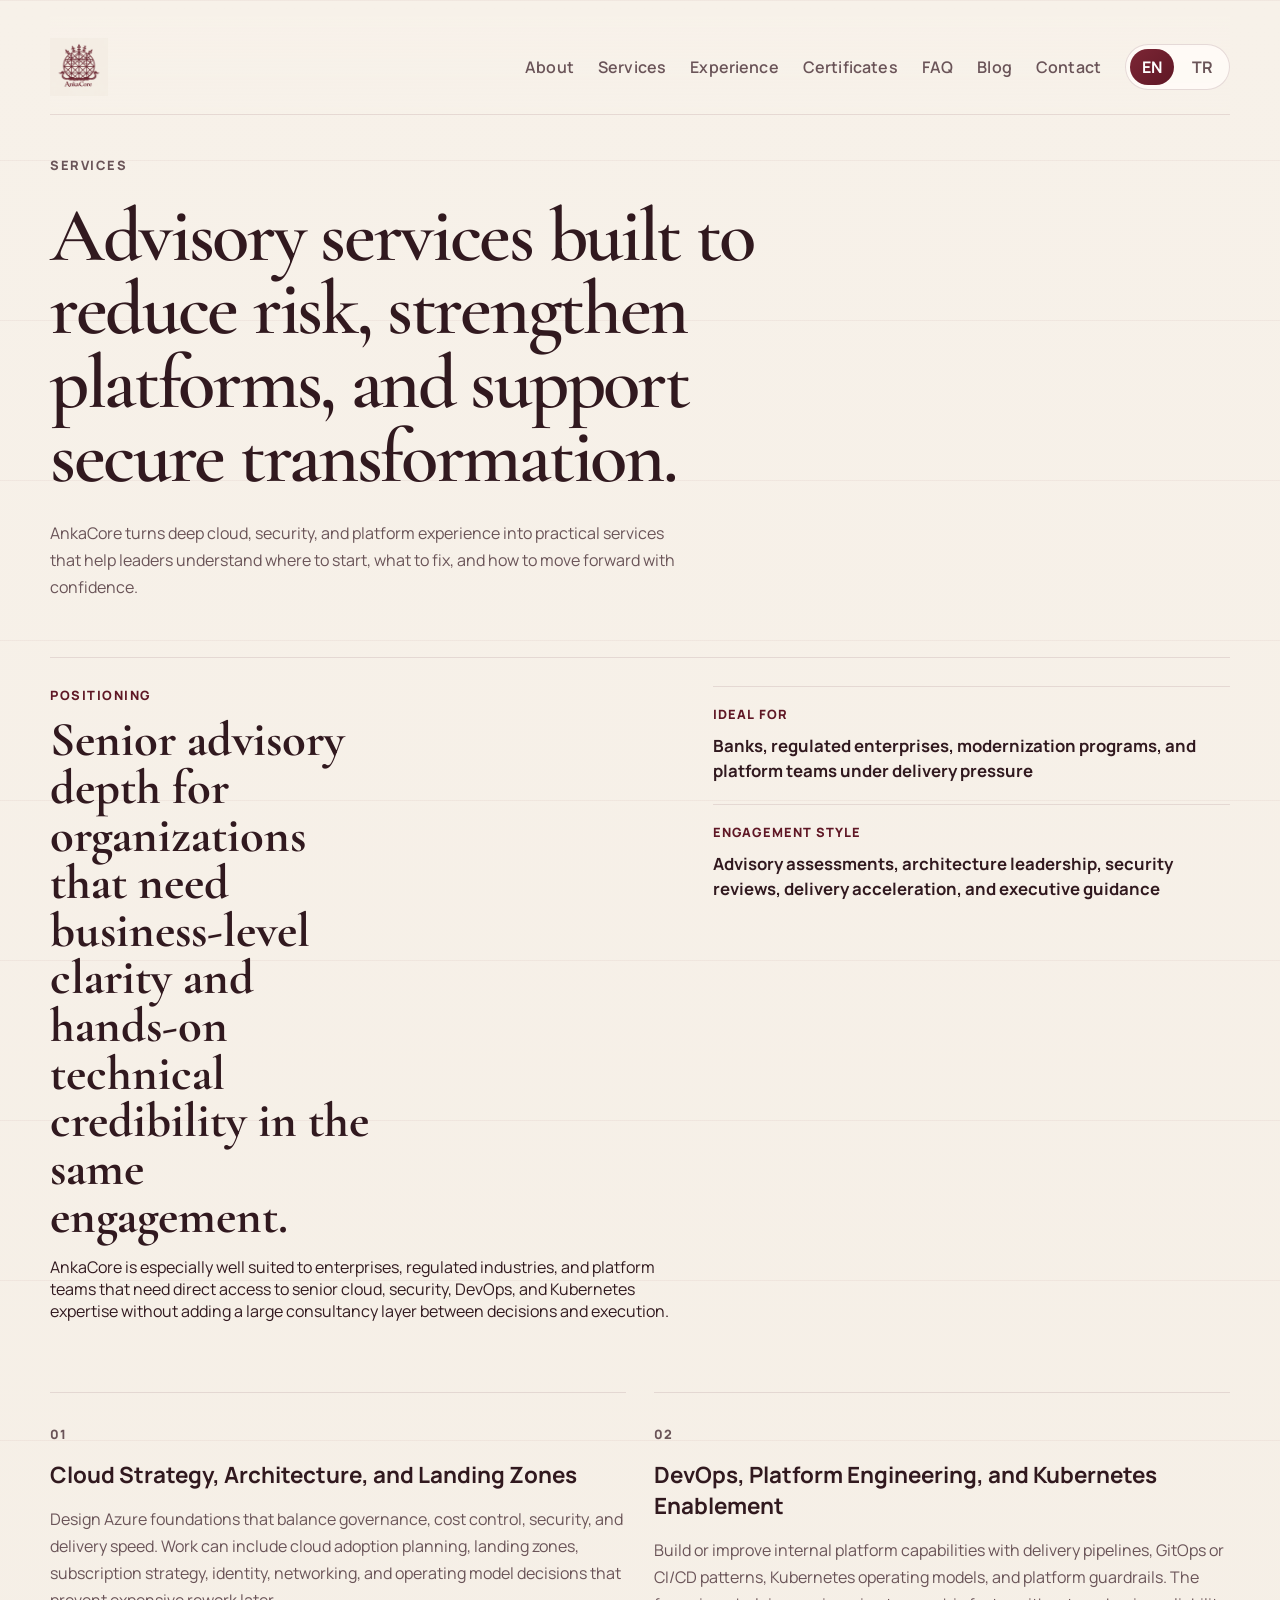
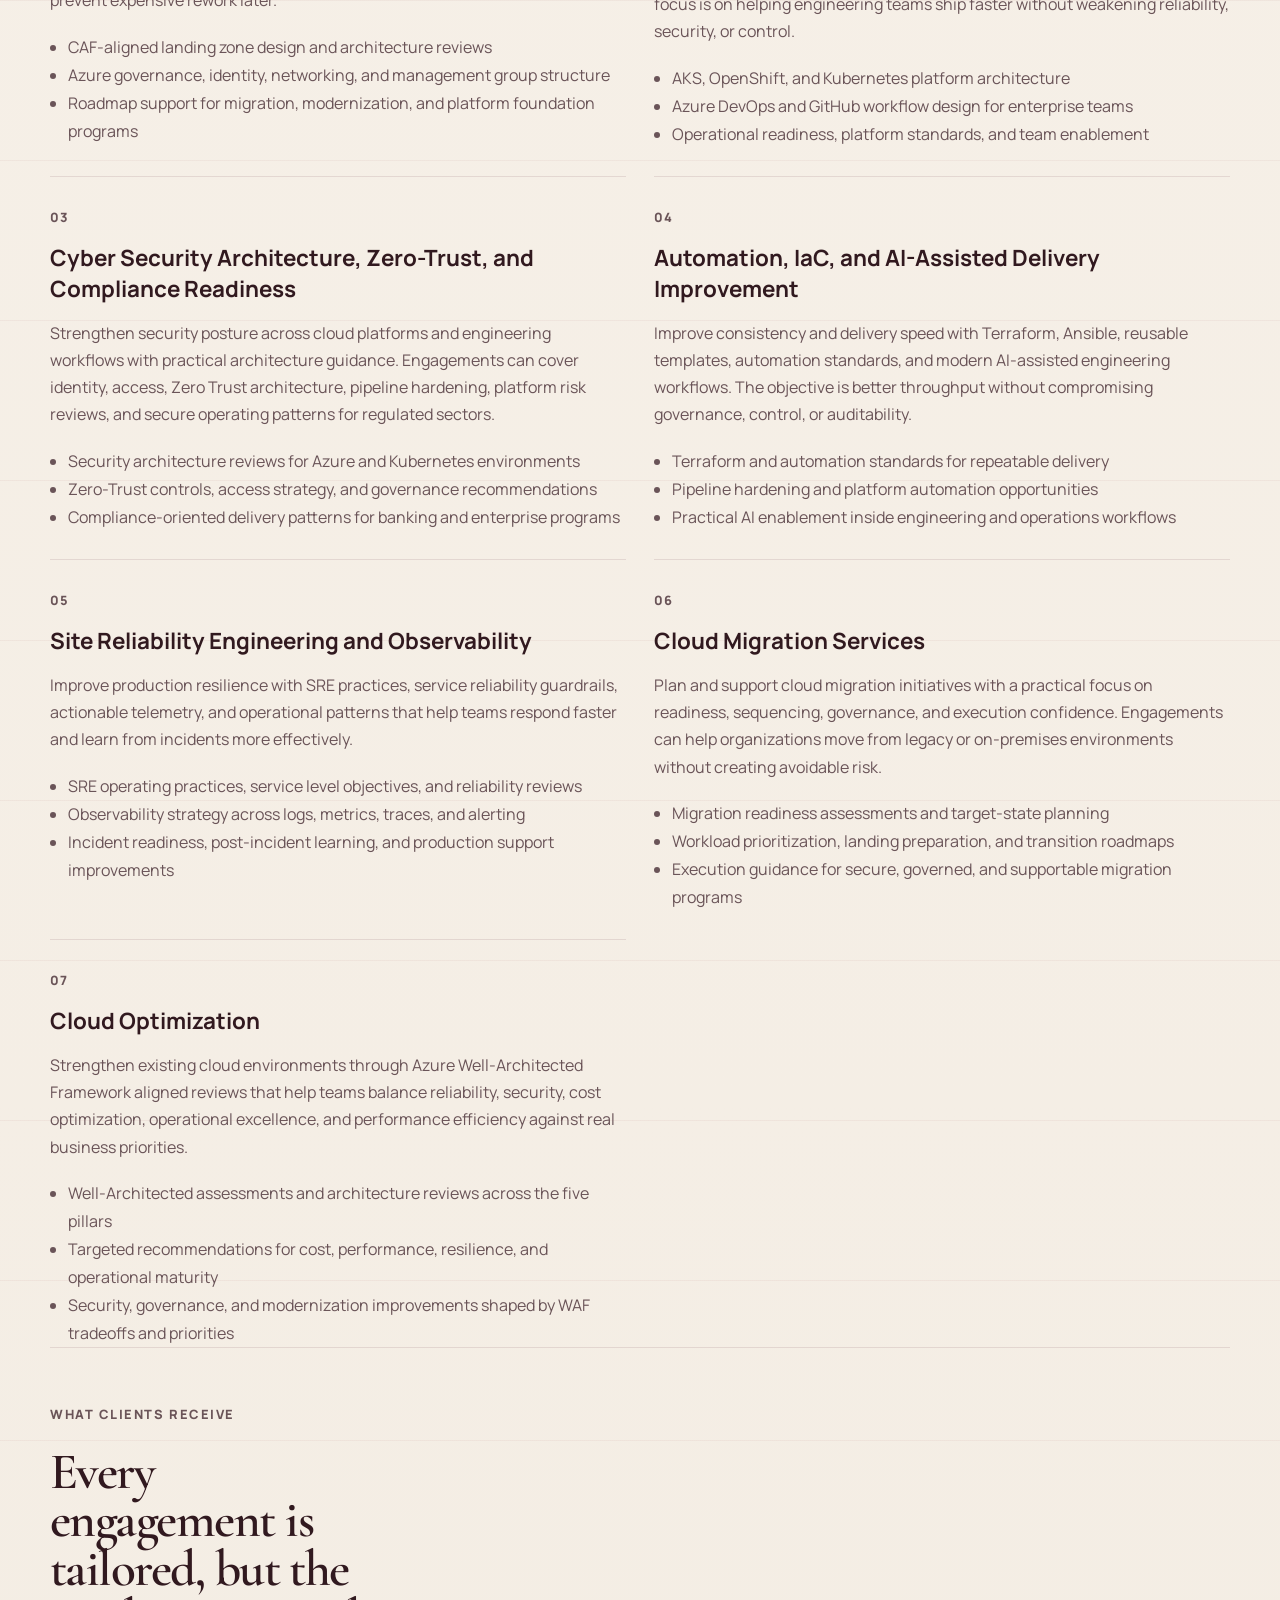
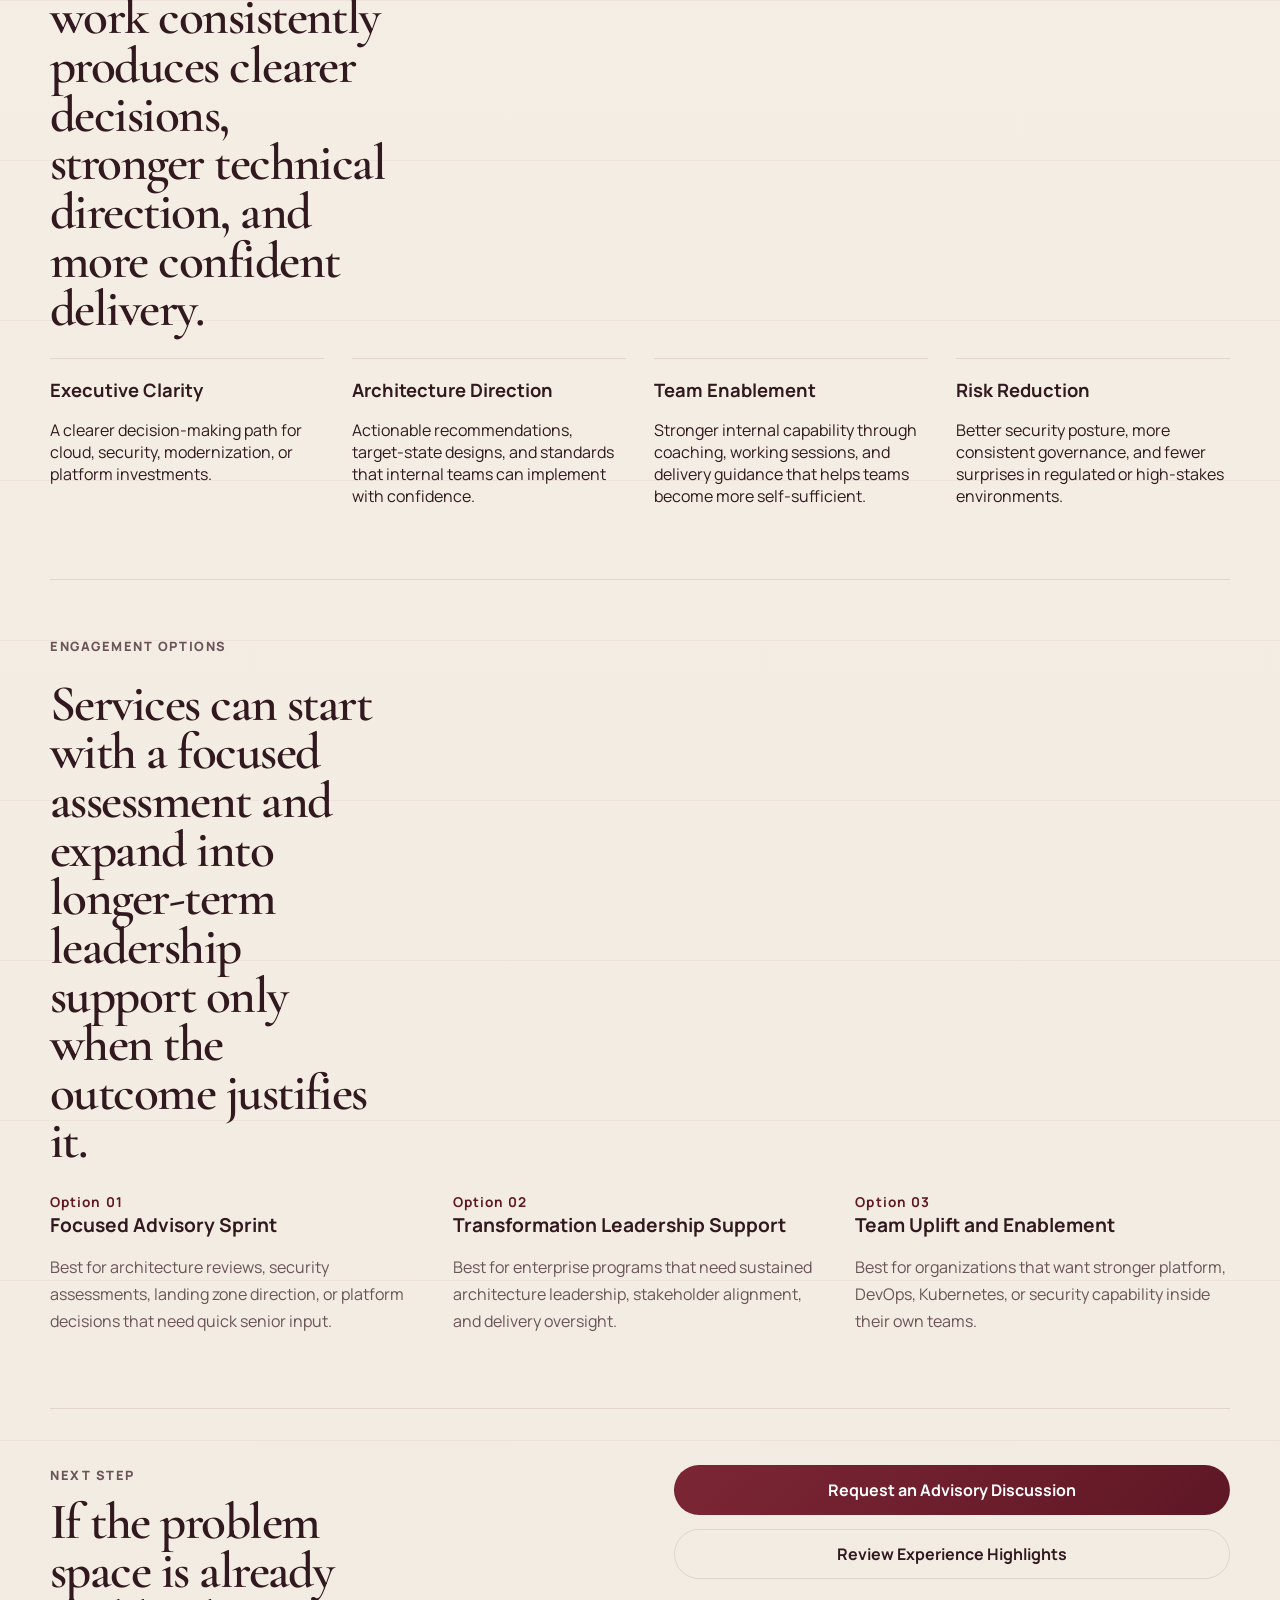
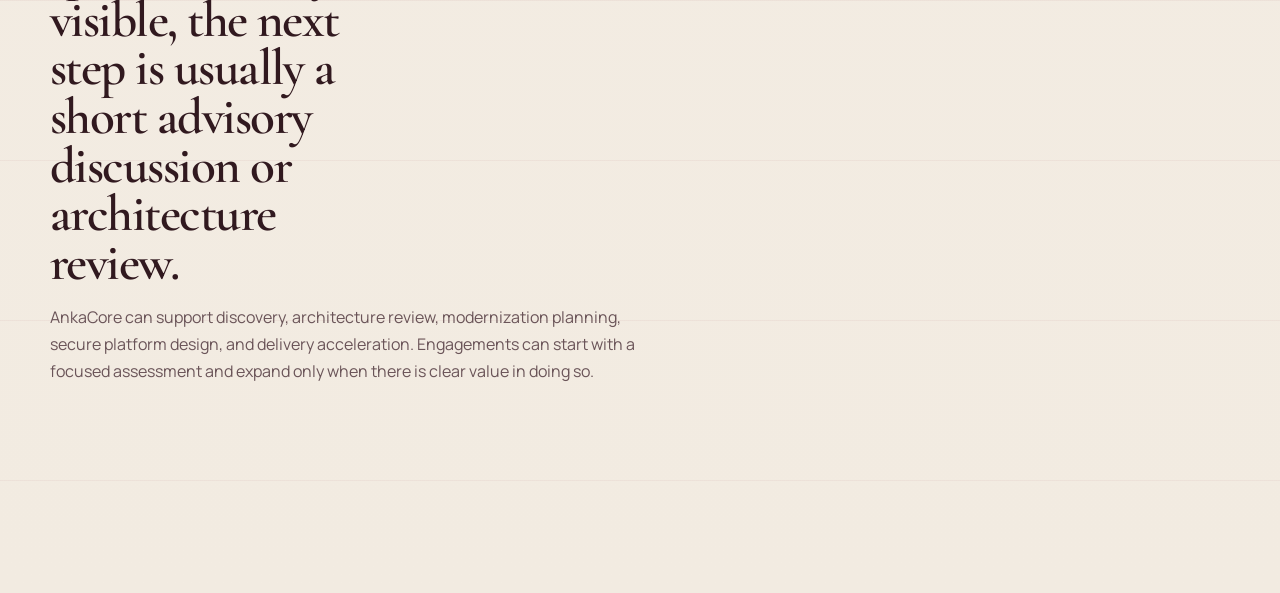
<file: services.html>
<!DOCTYPE html>
<html lang="en">
<head>
  <meta charset="UTF-8">
  <meta name="viewport" content="width=device-width, initial-scale=1.0">
  <title>AnkaCore Services | Cloud, Security, and Platform Advisory</title>
  <meta
    name="description"
    content="AnkaCore advisory services help enterprises reduce platform risk, strengthen security, and build secure Azure and Kubernetes foundations."
  >
  <link rel="preconnect" href="https://fonts.googleapis.com">
  <link rel="preconnect" href="https://fonts.gstatic.com" crossorigin>
  <link
    href="https://fonts.googleapis.com/css2?family=Cormorant+Garamond:wght@500;600;700&family=Manrope:wght@400;500;600;700;800&display=swap"
    rel="stylesheet"
  >
  <link rel="stylesheet" href="styles.css">
</head>
<body>
  <div class="site-shell">
    <header class="topbar">
      <a class="brand" href="index.html#home">
        <img class="brand-logo" src="Ankacore-logowithname.png" alt="AnkaCore logo">
      </a>

      <button class="menu-toggle" type="button" aria-expanded="false" aria-label="Toggle navigation">
        <span></span>
        <span></span>
      </button>

      <nav class="nav">
        <a href="index.html#about" data-i18n="navAbout">About</a>
        <a href="services.html" data-i18n="navServices">Services</a>
        <a href="index.html#portfolio" data-i18n="navExperience">Experience</a>
        <a href="certificates.html" data-i18n="navCertificates">Certificates</a>
        <a href="faq.html" data-i18n="navFaq">FAQ</a>
        <a href="blog.html" data-i18n="navBlog">Blog</a>
        <a href="index.html#contact" data-i18n="navContact">Contact</a>
        <div class="lang-switch" aria-label="Language switcher">
          <button class="lang-button is-active" type="button" data-lang="en">EN</button>
          <button class="lang-button" type="button" data-lang="tr">TR</button>
        </div>
      </nav>
    </header>

    <main>
      <section class="services-page reveal">
        <div class="section-heading services-page-heading">
          <p class="eyebrow" data-i18n="servicesPageEyebrow">Services</p>
          <h1 class="services-page-title" data-i18n="servicesPageTitle">Advisory services built to reduce risk, strengthen platforms, and support secure transformation.</h1>
          <p class="services-page-text" data-i18n="servicesPageText">AnkaCore turns deep cloud, security, and platform experience into practical services that help leaders understand where to start, what to fix, and how to move forward with confidence.</p>
        </div>

        <div class="services-feature">
          <div class="services-feature-copy">
            <p class="eyebrow" data-i18n="servicesFeatureEyebrow">Positioning</p>
            <h2 data-i18n="servicesFeatureTitle">Senior advisory depth for organizations that need strategy and hands-on execution in the same engagement.</h2>
            <p data-i18n="servicesFeatureText">AnkaCore is best positioned for enterprises, regulated industries, and fast-moving product teams that need executive-level cloud, DevOps, Cyber Security, and Kubernetes expertise without adding a large consultancy layer between decision and delivery.</p>
          </div>
          <div class="services-feature-points">
            <article>
              <span data-i18n="servicesFeaturePointOneLabel">Ideal for</span>
              <strong data-i18n="servicesFeaturePointOneValue">Banks, regulated enterprises, modernization programs, and platform teams under delivery pressure</strong>
            </article>
            <article>
              <span data-i18n="servicesFeaturePointTwoLabel">Engagement style</span>
              <strong data-i18n="servicesFeaturePointTwoValue">Advisory sprints, architecture leadership, security reviews, delivery acceleration, and executive guidance</strong>
            </article>
          </div>
        </div>

        <div class="service-detail-grid">
          <article class="service-detail-card">
            <p class="service-detail-kicker" data-i18n="serviceDetailOneKicker">01</p>
            <h2 data-i18n="serviceDetailOneTitle">Cloud Strategy, Architecture, and Landing Zones</h2>
            <p data-i18n="serviceDetailOneText">Design Azure foundations that balance governance, cost control, security, and delivery speed. This includes cloud adoption planning, enterprise architecture decisions, landing zones, subscription strategy, identity, networking, and operating model guidance.</p>
            <ul class="service-detail-list">
              <li data-i18n="serviceDetailOnePointOne">CAF-aligned landing zone design and architecture reviews</li>
              <li data-i18n="serviceDetailOnePointTwo">Azure governance, identity, networking, and management group structure</li>
              <li data-i18n="serviceDetailOnePointThree">Executive roadmap support for migration and modernization programs</li>
            </ul>
          </article>

          <article class="service-detail-card">
            <p class="service-detail-kicker" data-i18n="serviceDetailTwoKicker">02</p>
            <h2 data-i18n="serviceDetailTwoTitle">DevOps, Platform Engineering, and Kubernetes Enablement</h2>
            <p data-i18n="serviceDetailTwoText">Build or improve internal platform capabilities with delivery pipelines, GitOps or CI/CD patterns, Kubernetes operating models, and platform guardrails. The focus is on making engineering teams faster, safer, and easier to scale.</p>
            <ul class="service-detail-list">
              <li data-i18n="serviceDetailTwoPointOne">AKS, OpenShift, and Kubernetes platform architecture</li>
              <li data-i18n="serviceDetailTwoPointTwo">Azure DevOps and GitHub workflow design for enterprise teams</li>
              <li data-i18n="serviceDetailTwoPointThree">Operational readiness, platform standards, and engineering enablement</li>
            </ul>
          </article>

          <article class="service-detail-card">
            <p class="service-detail-kicker" data-i18n="serviceDetailThreeKicker">03</p>
            <h2 data-i18n="serviceDetailThreeTitle">Cyber Security Architecture, Zero-Trust, and Compliance Readiness</h2>
            <p data-i18n="serviceDetailThreeText">Strengthen security posture across cloud platforms and engineering workflows with practical architecture guidance. Engagements can cover identity, access, Zero-Trust architecture, pipeline hardening, platform risk reviews, and secure operating patterns for regulated sectors.</p>
            <ul class="service-detail-list">
              <li data-i18n="serviceDetailThreePointOne">Security architecture reviews for Azure and Kubernetes environments</li>
              <li data-i18n="serviceDetailThreePointTwo">Zero-Trust controls, access strategy, and governance recommendations</li>
              <li data-i18n="serviceDetailThreePointThree">Compliance-oriented delivery patterns for banking and enterprise programs</li>
            </ul>
          </article>

          <article class="service-detail-card">
            <p class="service-detail-kicker" data-i18n="serviceDetailFourKicker">04</p>
            <h2 data-i18n="serviceDetailFourTitle">Automation, IaC, and AI-Assisted Delivery Improvement</h2>
            <p data-i18n="serviceDetailFourText">Improve consistency and delivery speed with Terraform, Ansible, reusable templates, automation standards, and modern AI-assisted engineering workflows. The objective is better throughput without compromising control or auditability.</p>
            <ul class="service-detail-list">
              <li data-i18n="serviceDetailFourPointOne">Terraform and automation standards for repeatable delivery</li>
              <li data-i18n="serviceDetailFourPointTwo">Pipeline hardening and platform automation opportunities</li>
              <li data-i18n="serviceDetailFourPointThree">Practical AI enablement inside engineering and operations workflows</li>
            </ul>
          </article>

          <article class="service-detail-card">
            <p class="service-detail-kicker" data-i18n="serviceDetailFiveKicker">05</p>
            <h2 data-i18n="serviceDetailFiveTitle">Site Reliability Engineering and Observability</h2>
            <p data-i18n="serviceDetailFiveText">Improve production resilience with SRE practices, service reliability guardrails, actionable telemetry, and operational patterns that help teams respond faster and learn from incidents more effectively.</p>
            <ul class="service-detail-list">
              <li data-i18n="serviceDetailFivePointOne">SRE operating practices, service level objectives, and reliability reviews</li>
              <li data-i18n="serviceDetailFivePointTwo">Observability strategy across logs, metrics, traces, and alerting</li>
              <li data-i18n="serviceDetailFivePointThree">Incident readiness, post-incident learning, and production support improvements</li>
            </ul>
          </article>

          <article class="service-detail-card">
            <p class="service-detail-kicker" data-i18n="serviceDetailSixKicker">06</p>
            <h2 data-i18n="serviceDetailSixTitle">Cloud Migration Services</h2>
            <p data-i18n="serviceDetailSixText">Plan and support cloud migration initiatives with a practical focus on readiness, sequencing, governance, and execution confidence. Engagements can help organizations move from legacy or on-premises environments without creating avoidable risk.</p>
            <ul class="service-detail-list">
              <li data-i18n="serviceDetailSixPointOne">Migration readiness assessments and target-state planning</li>
              <li data-i18n="serviceDetailSixPointTwo">Workload prioritization, landing preparation, and transition roadmaps</li>
              <li data-i18n="serviceDetailSixPointThree">Execution guidance for secure, governed, and supportable migration programs</li>
            </ul>
          </article>

          <article class="service-detail-card">
            <p class="service-detail-kicker" data-i18n="serviceDetailSevenKicker">07</p>
            <h2 data-i18n="serviceDetailSevenTitle">Cloud Optimization</h2>
            <p data-i18n="serviceDetailSevenText">Strengthen existing cloud environments by improving cost efficiency, architecture quality, security posture, performance, and operational fit. The goal is to help teams get more value from the platforms they already run.</p>
            <ul class="service-detail-list">
              <li data-i18n="serviceDetailSevenPointOne">Architecture and platform optimization reviews</li>
              <li data-i18n="serviceDetailSevenPointTwo">Cost, performance, and operational efficiency improvements</li>
              <li data-i18n="serviceDetailSevenPointThree">Security, governance, and modernization recommendations for mature environments</li>
            </ul>
          </article>
        </div>

        <section class="deliverables reveal">
          <div class="section-heading">
            <p class="eyebrow" data-i18n="deliverablesEyebrow">What Clients Receive</p>
            <h2 data-i18n="deliverablesTitle">Every engagement is tailored, but the work usually produces a clear mix of strategic direction, technical decisions, and delivery momentum.</h2>
          </div>
          <div class="deliverables-grid">
            <article>
              <h3 data-i18n="deliverableOneTitle">Executive Clarity</h3>
              <p data-i18n="deliverableOneText">A sharper decision-making path for cloud, security, modernization, or platform investments.</p>
            </article>
            <article>
              <h3 data-i18n="deliverableTwoTitle">Architecture Direction</h3>
              <p data-i18n="deliverableTwoText">Actionable recommendations, target-state designs, and standards that teams can actually implement.</p>
            </article>
            <article>
              <h3 data-i18n="deliverableThreeTitle">Team Enablement</h3>
              <p data-i18n="deliverableThreeText">Stronger internal capability through coaching, working sessions, and delivery guidance for engineering teams.</p>
            </article>
            <article>
              <h3 data-i18n="deliverableFourTitle">Risk Reduction</h3>
              <p data-i18n="deliverableFourText">Better security posture, more consistent governance, and fewer surprises in regulated or high-stakes environments.</p>
            </article>
          </div>
        </section>

        <section class="engagement-options reveal">
          <div class="section-heading">
            <p class="eyebrow" data-i18n="engagementEyebrow">Engagement Options</p>
            <h2 data-i18n="engagementTitle">Services can be delivered as a short advisory intervention or as embedded leadership support over a longer transformation cycle.</h2>
          </div>
          <div class="process-list">
            <article>
              <strong data-i18n="engagementOneLabel">Option 01</strong>
              <h3 data-i18n="engagementOneTitle">Focused Advisory Sprint</h3>
              <p data-i18n="engagementOneText">Best for architecture reviews, security assessments, landing zone direction, or platform decisions that need quick senior input.</p>
            </article>
            <article>
              <strong data-i18n="engagementTwoLabel">Option 02</strong>
              <h3 data-i18n="engagementTwoTitle">Transformation Leadership Support</h3>
              <p data-i18n="engagementTwoText">Best for enterprise programs that need sustained architecture leadership, stakeholder alignment, and delivery oversight.</p>
            </article>
            <article>
              <strong data-i18n="engagementThreeLabel">Option 03</strong>
              <h3 data-i18n="engagementThreeTitle">Team Uplift and Enablement</h3>
              <p data-i18n="engagementThreeText">Best for organizations that want stronger platform, DevOps, Kubernetes, or security capability inside their own teams.</p>
            </article>
          </div>
        </section>

        <section class="contact reveal">
          <div class="contact-panel">
            <div>
              <p class="eyebrow" data-i18n="servicesCtaEyebrow">Start a Conversation</p>
              <h2 data-i18n="servicesCtaTitle">If you already know the problem space, the next step is usually a short discussion to define the engagement shape.</h2>
              <p data-i18n="servicesCtaText">AnkaCore can support executive discovery, architecture review, modernization planning, secure platform design, and delivery acceleration. The scope can start small and expand only if the outcome justifies it.</p>
            </div>
            <div class="services-page-actions">
              <a class="button primary" href="index.html#contact" data-i18n="servicesCtaPrimary">Request an Advisory Discussion</a>
              <a class="button secondary" href="index.html#portfolio" data-i18n="servicesCtaSecondary">Review Experience Highlights</a>
            </div>
          </div>
        </section>
      </section>
    </main>
  </div>

  <script src="script.js"></script>
</body>
</html>
</file>
<file: styles.css>
:root {
  --bg: #f4efe6;
  --surface: transparent;
  --surface-strong: #fdf9f2;
  --ink: #31191f;
  --muted: #6a5458;
  --line: rgba(102, 47, 58, 0.12);
  --accent: #7c2635;
  --accent-deep: #5f1725;
  --accent-soft: #efe1e0;
  --shadow: none;
  --radius-lg: 0;
  --radius-md: 0;
  --radius-sm: 0;
}

* {
  box-sizing: border-box;
}

html {
  scroll-behavior: smooth;
}

body {
  margin: 0;
  font-family: "Manrope", sans-serif;
  background:
    linear-gradient(180deg, rgba(124, 38, 53, 0.05) 0, rgba(124, 38, 53, 0.05) 1px, transparent 1px),
    linear-gradient(180deg, #f7f1e9 0%, #f2ebe1 100%);
  background-size: 100% 160px, 100% 100%;
  color: var(--ink);
}

a {
  color: inherit;
  text-decoration: none;
}

button,
input,
textarea {
  font: inherit;
}

.site-shell {
  width: min(1180px, calc(100% - clamp(20px, 4vw, 56px)));
  margin: 0 auto;
  padding-bottom: 80px;
}

.topbar {
  position: sticky;
  top: 16px;
  z-index: 10;
  display: flex;
  align-items: center;
  justify-content: space-between;
  gap: 24px;
  margin-top: 0;
  padding: 22px 0 18px;
  background: linear-gradient(180deg, rgba(247, 241, 233, 0.95), rgba(247, 241, 233, 0.82));
  border-bottom: 1px solid var(--line);
  backdrop-filter: blur(8px);
}

.brand {
  display: inline-flex;
  align-items: center;
}

.brand-logo {
  display: block;
  width: auto;
  height: 58px;
}

.nav {
  display: flex;
  align-items: center;
  gap: 24px;
}

.lang-switch {
  display: inline-flex;
  align-items: center;
  gap: 6px;
  padding: 4px;
  border: 1px solid rgba(102, 47, 58, 0.16);
  border-radius: 999px;
  background: rgba(255, 251, 247, 0.92);
}

.lang-button {
  min-width: 42px;
  height: 36px;
  padding: 0 12px;
  border: 0;
  border-radius: 999px;
  background: transparent;
  color: var(--muted);
  font-weight: 700;
  cursor: pointer;
}

.lang-button.is-active {
  background: linear-gradient(135deg, var(--accent), var(--accent-deep));
  color: #fff;
}

.nav a {
  color: var(--muted);
  font-weight: 600;
  letter-spacing: 0.01em;
}

.menu-toggle {
  display: none;
  flex-direction: column;
  gap: 5px;
  padding: 0;
  border: 0;
  background: transparent;
}

.menu-toggle span {
  display: block;
  width: 24px;
  height: 2px;
  background: var(--ink);
  border-radius: 999px;
}

section {
  margin-top: 0;
  padding: 56px 0;
  border-top: 1px solid var(--line);
}

.hero,
.about,
.services,
.portfolio,
.process,
.contact {
  background: var(--surface);
}

.hero {
  display: grid;
  grid-template-columns: minmax(0, 0.96fr) minmax(360px, 1.04fr);
  gap: clamp(32px, 5vw, 72px);
  min-height: 76vh;
  align-items: start;
  border-top: 0;
  padding-top: 48px;
}

.hero-copy {
  max-width: 38rem;
}

.eyebrow {
  margin: 0 0 12px;
  color: var(--accent-deep);
  font-weight: 800;
  text-transform: uppercase;
  letter-spacing: 0.12em;
  font-size: 0.8rem;
}

.hero h1,
.section-heading h2,
.contact-panel h2 {
  margin: 0;
  font-family: "Cormorant Garamond", serif;
  font-weight: 600;
  line-height: 0.95;
  letter-spacing: -0.03em;
}

.hero h1 {
  font-size: clamp(2.8rem, 5.8vw, 5rem);
  max-width: 12ch;
  text-wrap: balance;
}

.hero-text,
.section-heading p,
.about-card p,
.service-card p,
.portfolio-card p,
.process-list p,
.contact-panel p {
  color: var(--muted);
  line-height: 1.7;
}

.hero-text {
  max-width: 62ch;
  margin: 20px 0 0;
  font-size: clamp(1rem, 1.5vw, 1.08rem);
}

.hero-actions {
  display: flex;
  flex-wrap: wrap;
  gap: 14px;
  margin-top: 28px;
}

.button {
  display: inline-flex;
  align-items: center;
  justify-content: center;
  min-height: 50px;
  padding: 0 22px;
  border-radius: 999px;
  border: 1px solid transparent;
  font-weight: 700;
  cursor: pointer;
  transition: transform 0.2s ease, background 0.2s ease, border-color 0.2s ease;
}

.button:hover {
  transform: translateY(-2px);
}

.button.primary {
  background: linear-gradient(135deg, var(--accent), var(--accent-deep));
  color: #fff;
}

.button.secondary {
  border-color: var(--line);
  background: transparent;
}

.metrics {
  display: grid;
  grid-template-columns: repeat(3, minmax(120px, 1fr));
  gap: 14px;
  padding: 0;
  margin: 30px 0 0;
  list-style: none;
}

.metrics li,
.profile-grid article,
.about-card,
.service-card,
.portfolio-card,
.process-list article {
  border: 0;
  background: transparent;
  border-radius: 0;
}

.metrics li {
  padding: 18px 0 0;
  border-top: 1px solid var(--line);
}

.metrics strong {
  display: block;
  font-family: "Cormorant Garamond", serif;
  font-size: 2rem;
}

.metrics span {
  color: var(--muted);
}

.hero-card {
  position: relative;
  overflow: hidden;
  align-self: start;
  padding: 12px 0 0 clamp(20px, 3vw, 36px);
  border-left: 1px solid var(--line);
  color: var(--ink);
  min-height: auto;
}

.card-glow {
  display: none;
}

.hero-logo-wrap {
  position: relative;
  z-index: 1;
  display: flex;
  justify-content: flex-start;
  min-height: auto;
  margin-bottom: 24px;
}

.hero-logo {
  width: min(100%, 220px);
  height: auto;
  opacity: 0.96;
  filter: none;
}

.profile-panel,
.profile-grid article {
  position: relative;
  z-index: 1;
}

.profile-panel {
  padding: 0 0 18px;
  border-bottom: 1px solid var(--line);
  background: transparent;
}

.profile-panel p,
.profile-grid span {
  margin: 0;
  text-transform: uppercase;
  letter-spacing: 0.08em;
  font-size: 0.78rem;
  color: var(--muted);
}

.profile-panel h2 {
  margin: 10px 0 6px;
  font-family: "Cormorant Garamond", serif;
  font-size: 2.35rem;
}

.profile-grid {
  display: grid;
  grid-template-columns: repeat(2, minmax(180px, 1fr));
  gap: 22px;
  margin-top: 20px;
}

.profile-grid article {
  padding: 0;
}

.profile-grid strong {
  display: block;
  margin-top: 10px;
  font-size: 1.1rem;
}

.trusted {
  padding: 26px 0;
  text-align: left;
  color: var(--muted);
}

.section-heading {
  display: grid;
  gap: 10px;
  margin-bottom: 24px;
}

.section-actions {
  margin-top: 28px;
}

.section-heading h2,
.contact-panel h2 {
  font-size: clamp(2rem, 4vw, 3.6rem);
  max-width: 14ch;
  text-wrap: balance;
}

.about-layout {
  display: grid;
  grid-template-columns: repeat(3, minmax(220px, 1fr));
  gap: 36px;
}

.about-card,
.service-card,
.portfolio-card,
.process-list article {
  padding: 0;
}

.about-card h3,
.service-card h3,
.portfolio-card h3,
.process-list h3 {
  margin-top: 0;
  margin-bottom: 12px;
  font-size: 1.2rem;
}

.about-card.accent {
  background: transparent;
}

.service-grid,
.portfolio-grid,
.process-list,
.cert-icon-grid {
  display: grid;
  gap: 28px;
}

.service-grid {
  grid-template-columns: repeat(auto-fit, minmax(220px, 1fr));
}

.portfolio-grid {
  grid-template-columns: repeat(3, minmax(220px, 1fr));
}

.portfolio-card {
  min-height: 240px;
  display: grid;
  grid-template-rows: auto auto 1fr;
  align-content: end;
  border-top: 1px solid var(--line);
  padding-top: 18px;
}

.portfolio-card.tall {
  grid-row: span 2;
  min-height: 100%;
}

.portfolio-card.wide {
  grid-column: span 2;
}

.cert-page {
  border-top: 0;
  min-height: calc(100vh - 110px);
}

.faq-page,
.blog-page,
.services-page {
  border-top: 0;
  min-height: calc(100vh - 110px);
}

.cert-page-heading {
  max-width: 760px;
  margin-bottom: 36px;
}

.faq-page-heading,
.blog-page-heading,
.services-page-heading {
  max-width: 900px;
  margin-bottom: 40px;
}

.cert-page-title {
  margin: 0;
  font-family: "Cormorant Garamond", serif;
  font-weight: 600;
  font-size: clamp(2.8rem, 6vw, 5rem);
  line-height: 0.96;
  letter-spacing: -0.03em;
  text-wrap: balance;
}

.faq-page-title,
.blog-page-title,
.services-page-title {
  margin: 0;
  font-family: "Cormorant Garamond", serif;
  font-weight: 600;
  font-size: clamp(2.8rem, 6vw, 5rem);
  line-height: 0.96;
  letter-spacing: -0.03em;
  text-wrap: balance;
}

.cert-page-text {
  max-width: 62ch;
  color: var(--muted);
  line-height: 1.7;
}

.faq-page-text,
.blog-page-text,
.services-page-text {
  max-width: 64ch;
  color: var(--muted);
  line-height: 1.7;
}

.faq-list {
  display: grid;
  gap: 18px;
  margin-top: 30px;
}

.blog-grid {
  display: grid;
  grid-template-columns: repeat(2, minmax(280px, 1fr));
  gap: 28px;
  margin-top: 30px;
}

.blog-card {
  display: grid;
  align-content: start;
  gap: 16px;
  padding-top: 18px;
  border-top: 1px solid var(--line);
}

.blog-card h3 {
  margin: 0;
  font-size: 1.2rem;
  line-height: 1.3;
}

.blog-card p {
  margin: 0;
  color: var(--muted);
  line-height: 1.7;
}

.blog-card .button {
  margin-top: 6px;
}

.faq-item {
  padding-top: 18px;
  border-top: 1px solid var(--line);
}

.faq-item summary {
  list-style: none;
  cursor: pointer;
  font-size: 1.1rem;
  font-weight: 700;
  line-height: 1.45;
  color: var(--ink);
}

.faq-item summary::-webkit-details-marker {
  display: none;
}

.faq-item p {
  max-width: 72ch;
  margin: 14px 0 0;
  color: var(--muted);
  line-height: 1.75;
}

.services-feature {
  display: grid;
  grid-template-columns: minmax(0, 1.1fr) minmax(280px, 0.9fr);
  gap: 32px;
  padding: 28px 0 34px;
  border-top: 1px solid var(--line);
}

.services-feature-copy h2 {
  margin: 0;
  font-family: "Cormorant Garamond", serif;
  font-size: clamp(2rem, 3.8vw, 3.4rem);
  line-height: 0.98;
  max-width: 14ch;
  text-wrap: balance;
}

.services-feature-copy p:last-child {
  margin-bottom: 0;
}

.services-feature-points {
  display: grid;
  gap: 20px;
  align-content: start;
}

.services-feature-points article,
.service-detail-card,
.deliverables-grid article {
  padding-top: 18px;
  border-top: 1px solid var(--line);
}

.services-feature-points span,
.service-detail-kicker {
  display: block;
  color: var(--accent-deep);
  font-size: 0.8rem;
  font-weight: 800;
  letter-spacing: 0.08em;
  text-transform: uppercase;
}

.services-feature-points strong {
  display: block;
  margin-top: 10px;
  font-size: 1.05rem;
  line-height: 1.5;
}

.service-detail-grid,
.deliverables-grid {
  display: grid;
  gap: 28px;
}

.service-detail-grid {
  grid-template-columns: repeat(2, minmax(260px, 1fr));
  margin-top: 36px;
}

.service-detail-card h2 {
  margin: 10px 0 12px;
  font-size: 1.4rem;
}

.service-detail-card p {
  color: var(--muted);
  line-height: 1.7;
}

.service-detail-list {
  margin: 18px 0 0;
  padding-left: 18px;
  color: var(--muted);
  line-height: 1.75;
}

.deliverables,
.engagement-options {
  padding-left: 0;
  padding-right: 0;
}

.deliverables-grid {
  grid-template-columns: repeat(auto-fit, minmax(220px, 1fr));
}

.deliverables-grid article h3 {
  margin: 0 0 12px;
  font-size: 1.15rem;
}

.services-page-actions {
  display: grid;
  gap: 14px;
}

.cert-icon-grid {
  grid-template-columns: repeat(auto-fit, minmax(240px, 1fr));
}

.cert-image-card {
  display: grid;
  gap: 16px;
  align-content: start;
  padding-top: 20px;
  border-top: 1px solid var(--line);
}

.cert-image-card h3 {
  margin: 0;
  font-size: 1rem;
  line-height: 1.45;
  max-width: 24ch;
}

.cert-badge {
  display: block;
  width: 88px;
  height: 88px;
  object-fit: contain;
}

.cert-badge--linux {
  width: 110px;
  height: 110px;
}

.tag {
  display: inline-flex;
  width: fit-content;
  min-height: 1.75rem;
  align-items: flex-end;
  padding: 0 0 8px;
  margin-bottom: 14px;
  border-radius: 0;
  background: transparent;
  border: 0;
  font-size: 0.78rem;
  font-weight: 700;
  color: var(--accent-deep);
}

.portfolio-card p {
  align-self: end;
}

.process-list {
  grid-template-columns: repeat(3, minmax(220px, 1fr));
}

.process-list strong {
  color: var(--accent-deep);
  font-size: 0.85rem;
  letter-spacing: 0.08em;
}

.contact-panel {
  display: grid;
  grid-template-columns: minmax(0, 1fr) minmax(300px, 0.95fr);
  gap: clamp(22px, 3vw, 40px);
  align-items: start;
}

.contact-form {
  display: grid;
  gap: 14px;
  padding: 0;
  border: 0;
  background: transparent;
}

.contact-form label {
  display: grid;
  gap: 8px;
}

.contact-form span {
  font-size: 0.95rem;
  font-weight: 700;
}

.contact-form input,
.contact-form textarea {
  width: 100%;
  padding: 14px 0;
  border: 0;
  border-bottom: 1px solid rgba(102, 47, 58, 0.2);
  border-radius: 0;
  background: transparent;
  color: var(--ink);
}

.contact-form textarea {
  resize: vertical;
}

.reveal {
  opacity: 0;
  transform: translateY(22px);
  transition: opacity 0.7s ease, transform 0.7s ease;
}

.reveal.is-visible {
  opacity: 1;
  transform: translateY(0);
}

@media (max-width: 1024px) {
  .topbar {
    gap: 18px;
  }

  .hero,
  .contact-panel,
  .process-list,
  .about-layout,
  .services-feature,
  .service-detail-grid,
  .blog-grid {
    grid-template-columns: 1fr;
  }

  .portfolio-grid {
    grid-template-columns: 1fr 1fr;
  }

  .hero {
    min-height: auto;
    padding-top: 36px;
  }

  .hero-copy {
    max-width: 100%;
  }

  .hero-card {
    padding-left: 0;
    border-left: 0;
    border-top: 1px solid var(--line);
    padding-top: 26px;
  }

  .portfolio-card.tall,
  .portfolio-card.wide {
    grid-column: auto;
    grid-row: auto;
    min-height: 260px;
  }
}

@media (max-width: 760px) {
  .site-shell {
    width: min(100% - 18px, 100%);
  }

  .topbar {
    position: static;
    flex-wrap: wrap;
    padding-top: 18px;
  }

  .brand-logo {
    height: 48px;
  }

  .menu-toggle {
    display: flex;
  }

  .nav {
    display: none;
    width: 100%;
    flex-direction: column;
    align-items: flex-start;
    gap: 14px;
    padding-top: 6px;
  }

  .lang-switch {
    margin-top: 4px;
  }

  .nav.is-open {
    display: flex;
  }

  .hero,
  .about,
  .services,
  .portfolio,
  .process,
  .contact {
    padding: 40px 0;
  }

  .hero h1 {
    max-width: 100%;
  }

  .metrics,
  .profile-grid,
  .portfolio-grid {
    grid-template-columns: 1fr;
  }

  .section-heading h2,
  .contact-panel h2 {
    max-width: 100%;
  }

  .hero-actions {
    flex-direction: column;
    align-items: stretch;
  }

  .button {
    width: 100%;
  }
}

@media (max-width: 520px) {
  .brand-logo {
    height: 42px;
  }

  .hero {
    padding-top: 28px;
  }

  .hero h1 {
    font-size: clamp(2.2rem, 12vw, 3.2rem);
  }

  .metrics strong,
  .profile-panel h2 {
    font-size: 1.9rem;
  }

  .contact-form input,
  .contact-form textarea {
    font-size: 16px;
  }
}
</file>
